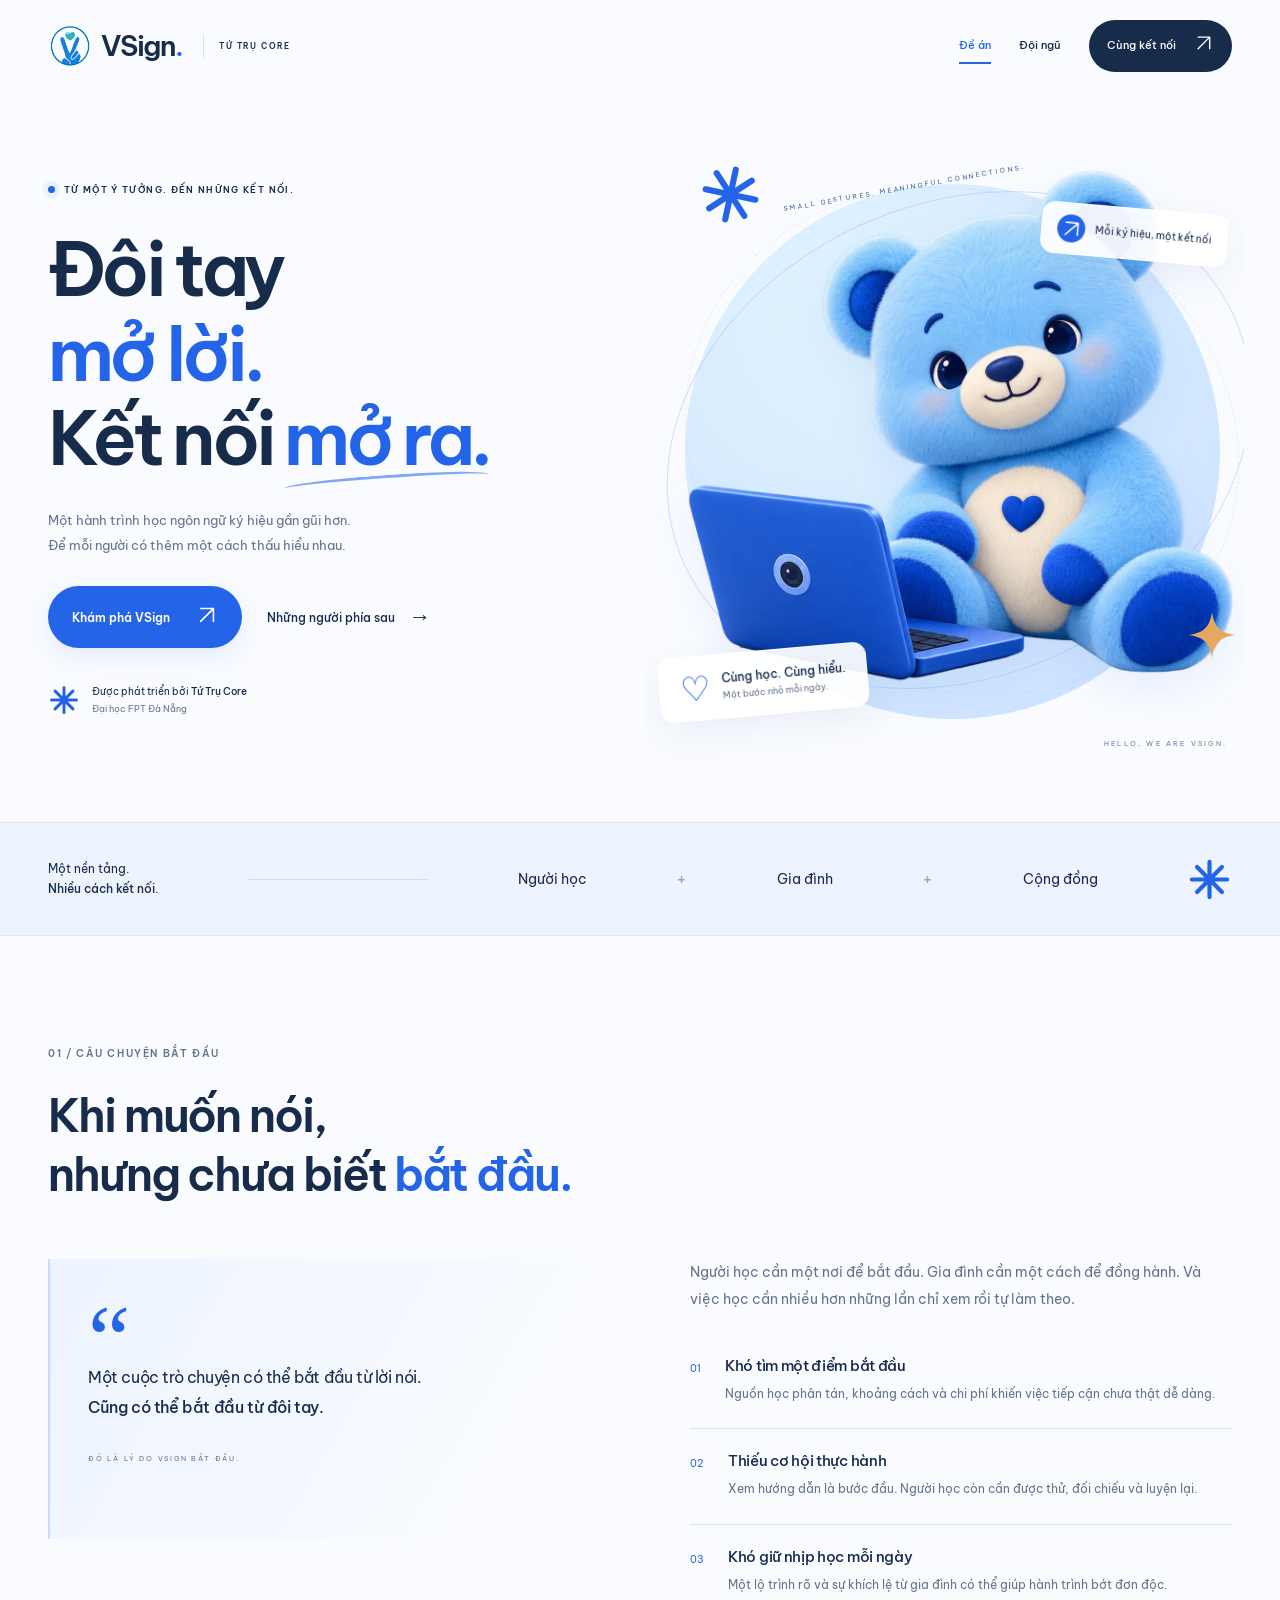
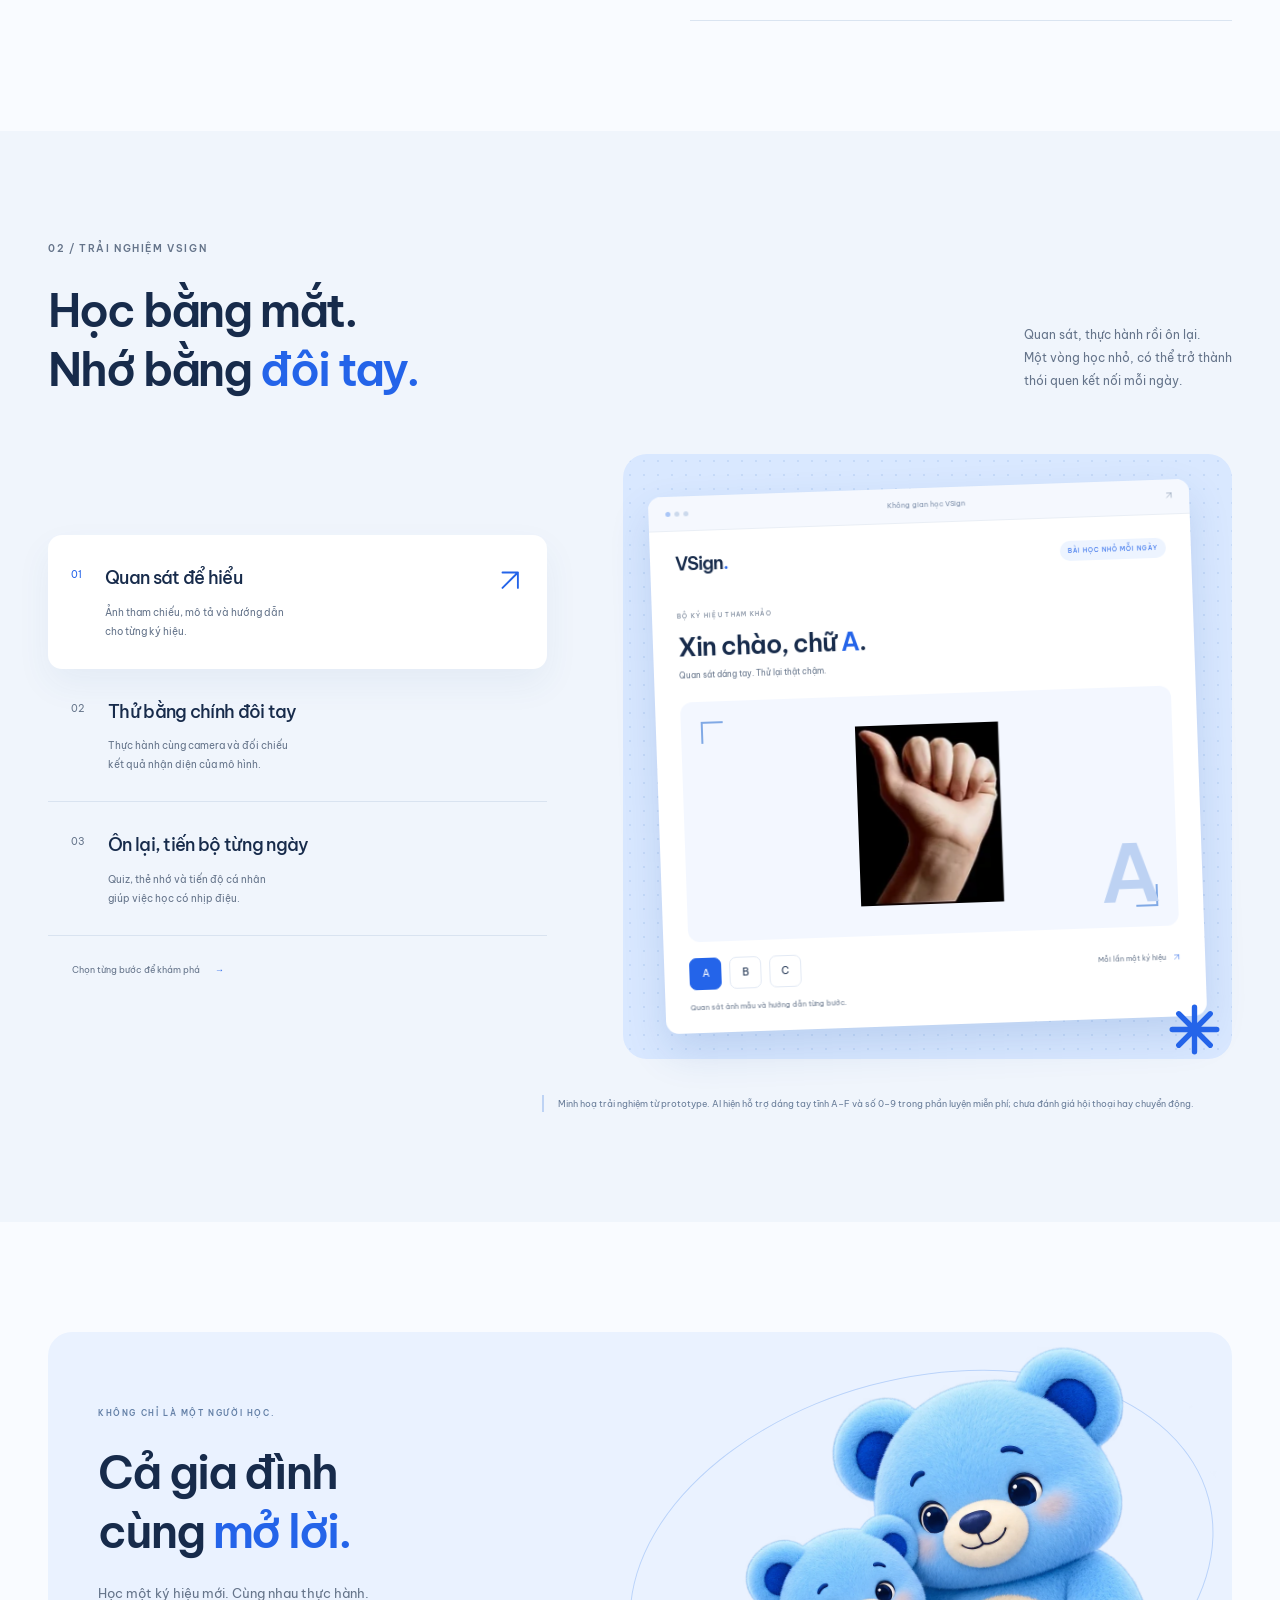
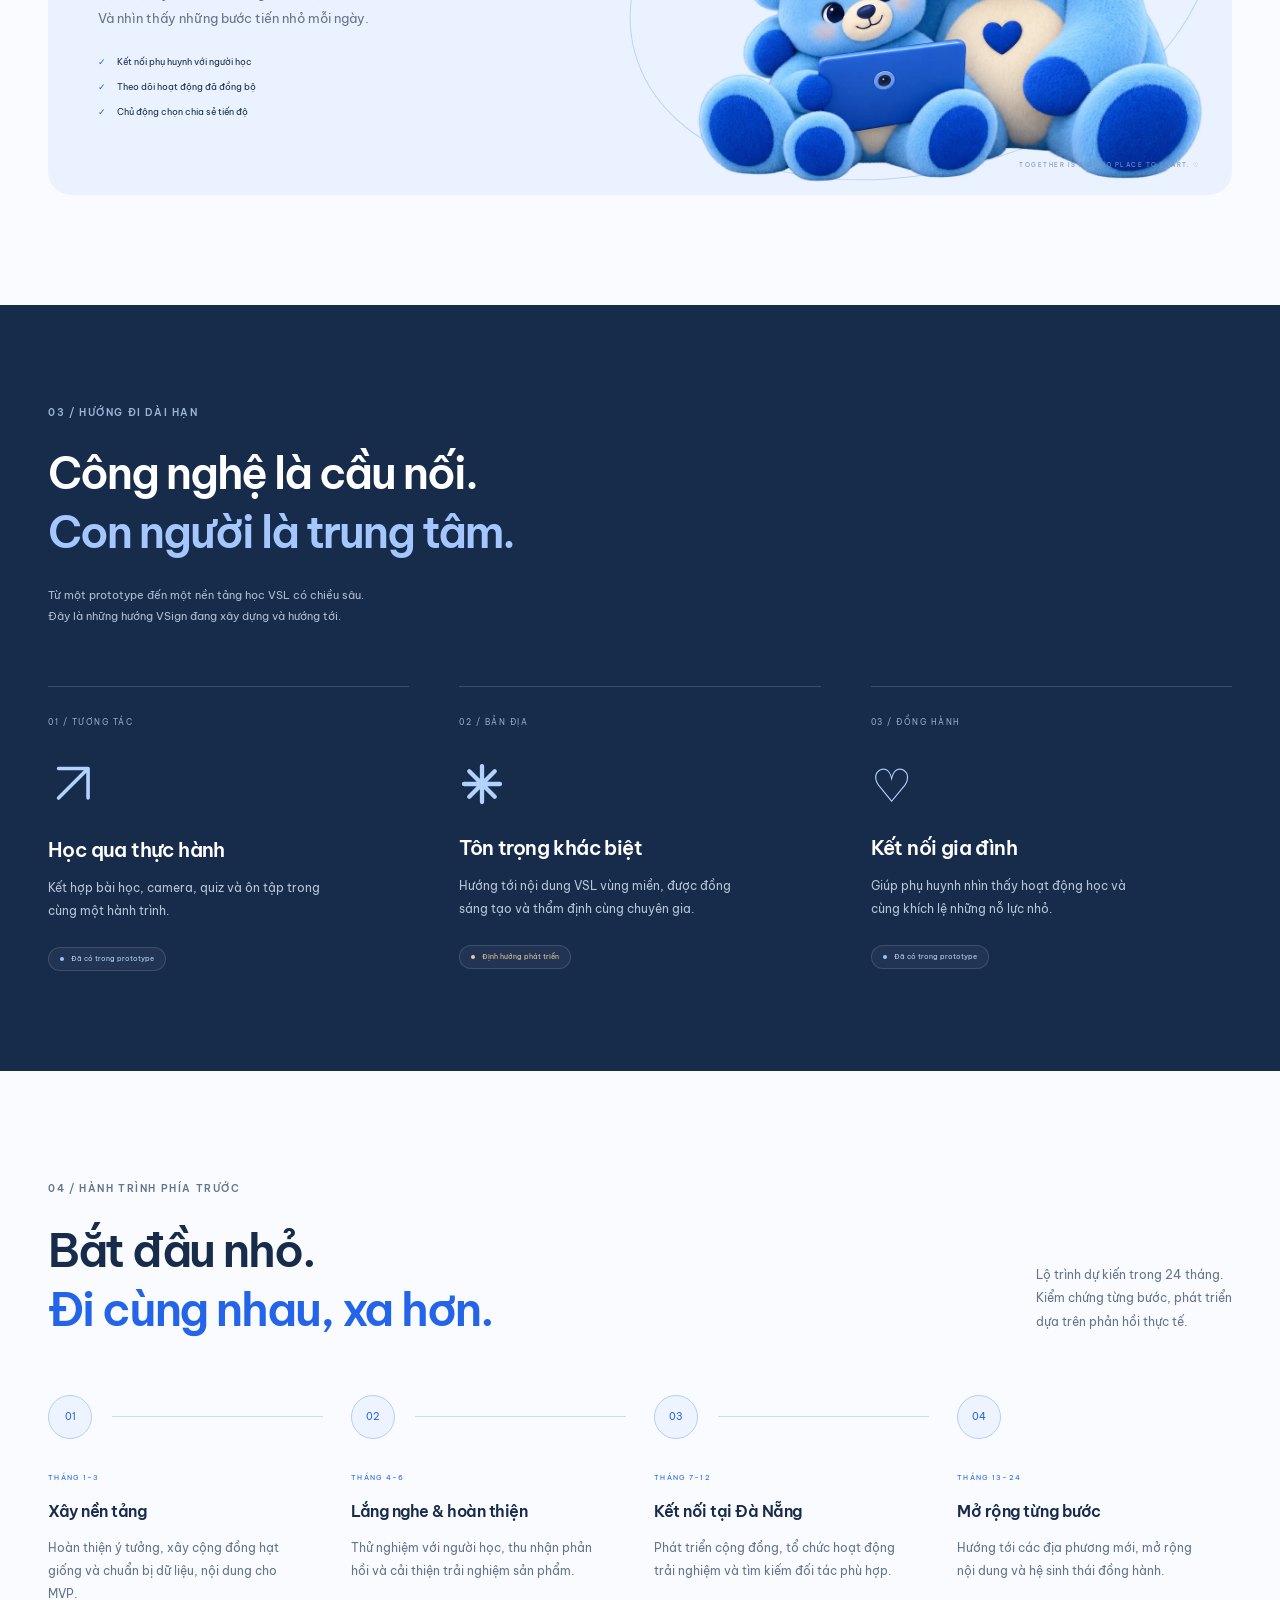
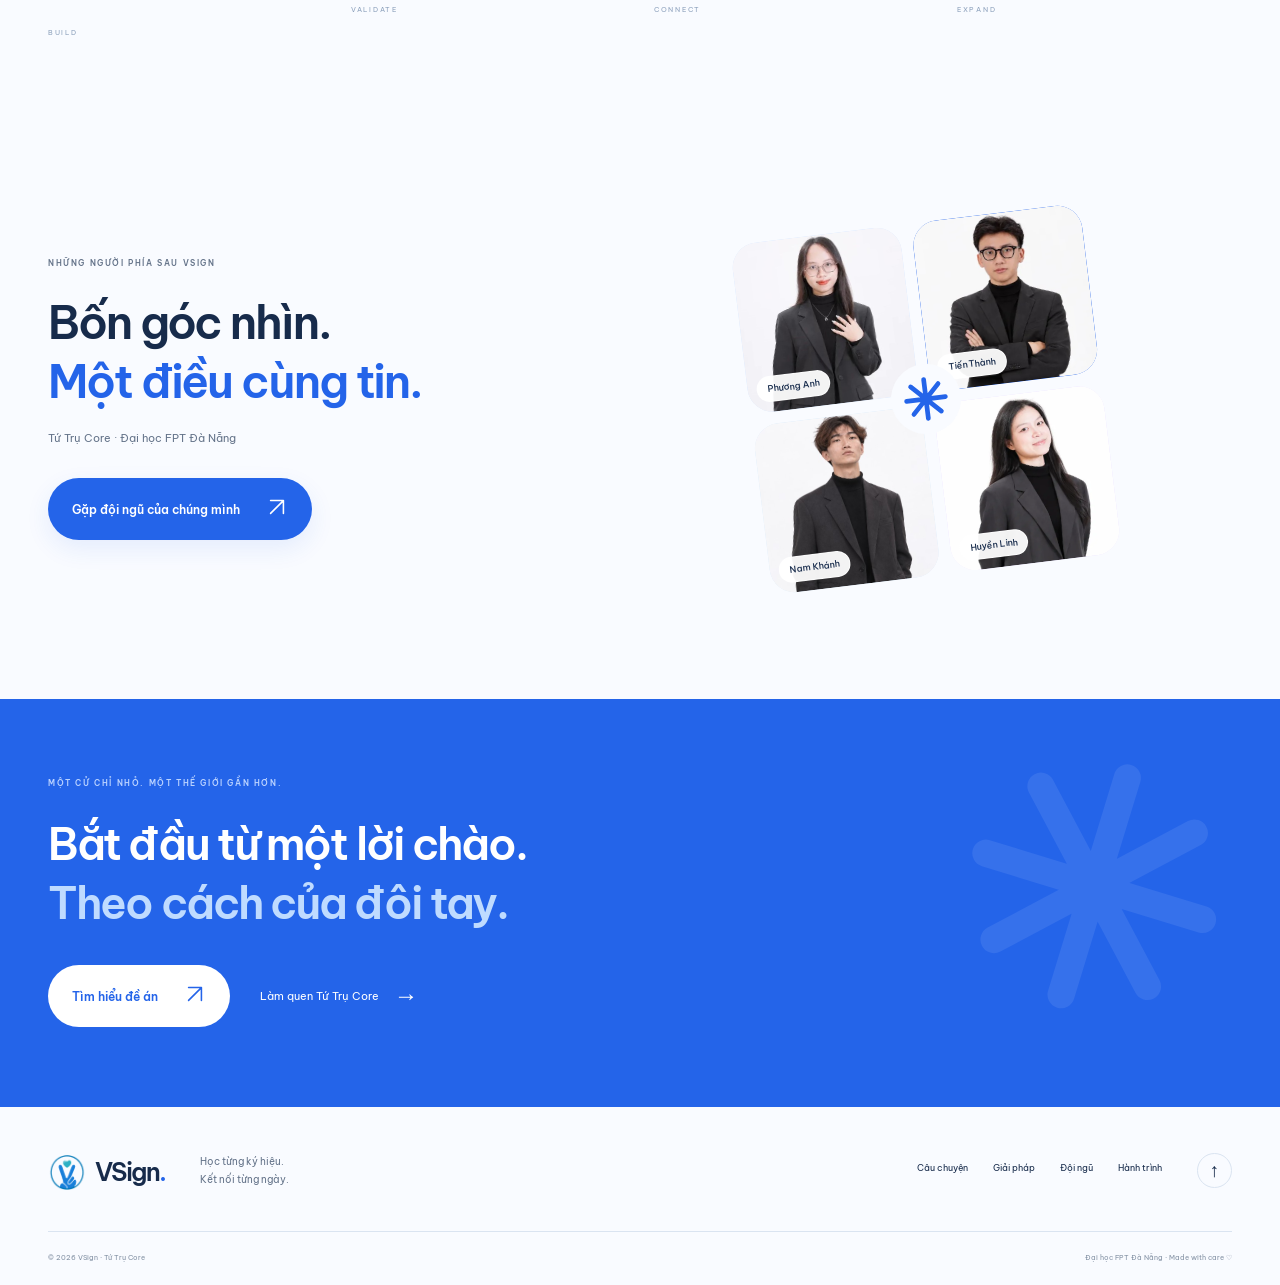
<file: index.html>
<!doctype html>
<html lang="vi">
<head>
  <meta charset="utf-8"><meta name="viewport" content="width=device-width,initial-scale=1">
  <title>VSign — Đôi tay mở lời, kết nối mở ra</title>
  <meta name="description" content="Khám phá đề án VSign của Tứ Trụ Core: một hành trình học ngôn ngữ ký hiệu gần gũi, tương tác và có gia đình đồng hành.">
  <meta name="theme-color" content="#2464e9"><meta property="og:type" content="website"><meta property="og:locale" content="vi_VN"><meta property="og:title" content="VSign — Đôi tay mở lời, kết nối mở ra"><meta property="og:description" content="Một ý tưởng từ Tứ Trụ Core, Đại học FPT Đà Nẵng. Công nghệ giúp việc học ký hiệu trở nên gần gũi hơn."><meta property="og:image" content="assets/images/social-cover.jpg">
  <link rel="icon" data-brand-favicon href="assets/images/logo-vsign.png"><link rel="preload" href="assets/fonts/BeVietnamPro-Regular.woff2" as="font" type="font/woff2" crossorigin><link rel="preload" href="assets/fonts/BeVietnamPro-SemiBold.woff2" as="font" type="font/woff2" crossorigin><link rel="stylesheet" href="assets/css/style.css">
  <script src="assets/js/content.js?v=3" defer></script><script src="assets/js/main.js?v=3" defer></script>
</head>
<body data-page="project">
  <a class="skip-link" href="#main">Đến nội dung chính</a>
  <header class="site-header"><div class="nav-shell container"><a class="brand" href="index.html" aria-label="VSign — Trang chủ"><img data-brand-logo src="assets/images/logo-vsign.png" alt="" width="44" height="44"><span>VSign<span class="brand-dot">.</span></span><span class="brand-divider"></span><small>TỨ TRỤ CORE</small></a><button class="menu-toggle" type="button" aria-controls="main-nav" aria-expanded="false" aria-label="Mở menu"><span></span><span></span></button><nav class="main-nav" id="main-nav" aria-label="Điều hướng chính"><a href="index.html" class="nav-current" aria-current="page">Đề án</a><a href="doi-ngu.html">Đội ngũ</a><a class="nav-cta" href="#cung-ket-noi">Cùng kết nối <span aria-hidden="true"><svg class="icon-arrow" viewBox="0 0 24 24" fill="none" aria-hidden="true"><path d="M5 19 19 5M5 5h14v14" stroke="currentColor" stroke-width="1.7" stroke-linecap="round" stroke-linejoin="round"/></svg></span></a></nav></div></header>

  <main id="main">
    <section class="hero container" aria-labelledby="hero-title">
      <div class="hero-copy"><div class="eyebrow"><span class="live-dot"></span> TỪ MỘT Ý TƯỞNG. ĐẾN NHỮNG KẾT NỐI.</div><h1 id="hero-title">Đôi tay<br><span class="hero-blue">mở lời.</span><br>Kết nối <span class="handwritten">mở ra.</span></h1><p class="hero-description">Một hành trình học ngôn ngữ ký hiệu gần gũi hơn.<br class="desktop-break"> Để mỗi người có thêm một cách thấu hiểu nhau.</p><div class="hero-actions"><a class="button button-primary" href="#cau-chuyen">Khám phá VSign <span aria-hidden="true"><svg class="icon-arrow" viewBox="0 0 24 24" fill="none" aria-hidden="true"><path d="M5 19 19 5M5 5h14v14" stroke="currentColor" stroke-width="1.7" stroke-linecap="round" stroke-linejoin="round"/></svg></span></a><a class="text-link" href="doi-ngu.html">Những người phía sau <span aria-hidden="true">→</span></a></div><div class="hero-origin"><span class="origin-icon" aria-hidden="true"><svg class="icon-flower" viewBox="0 0 64 64" fill="none" aria-hidden="true"><path d="M32 7v50M7 32h50M14.3 14.3l35.4 35.4M14.3 49.7l35.4-35.4" stroke="currentColor" stroke-width="6" stroke-linecap="round"/></svg></span><p>Được phát triển bởi <strong>Tứ Trụ Core</strong><br><span>Đại học FPT Đà Nẵng</span></p></div></div>
      <div class="hero-art" aria-label="Linh vật gấu xanh VSign bên chiếc máy tính"><div class="hero-orbit orbit-one"></div><div class="hero-orbit orbit-two"></div><span class="art-spark spark-one" aria-hidden="true"><svg class="icon-flower" viewBox="0 0 64 64" fill="none" aria-hidden="true"><path d="M32 7v50M7 32h50M14.3 14.3l35.4 35.4M14.3 49.7l35.4-35.4" stroke="currentColor" stroke-width="6" stroke-linecap="round"/></svg></span><span class="art-spark spark-two" aria-hidden="true"><svg class="icon-star" viewBox="0 0 40 40" fill="currentColor" aria-hidden="true"><path d="M20 0c2 13 7 18 20 20-13 2-18 7-20 20C18 27 13 22 0 20 13 18 18 13 20 0Z"/></svg></span><span class="orbit-caption">SMALL GESTURES. MEANINGFUL CONNECTIONS.</span><div class="art-pill pill-top"><span class="pill-icon"><svg class="icon-arrow" viewBox="0 0 24 24" fill="none" aria-hidden="true"><path d="M5 19 19 5M5 5h14v14" stroke="currentColor" stroke-width="1.7" stroke-linecap="round" stroke-linejoin="round"/></svg></span> Mỗi ký hiệu, một kết nối</div><img class="hero-mascot" src="assets/images/hero-buddy.webp" alt="Gấu xanh VSign thân thiện ngồi bên laptop" width="1280" height="1280" fetchpriority="high"><div class="art-pill pill-bottom"><span class="pill-heart" aria-hidden="true">♡</span><div><strong>Cùng học. Cùng hiểu.</strong><small>Một bước nhỏ mỗi ngày.</small></div></div><span class="art-label">HELLO, WE ARE VSIGN.</span></div>
    </section>

    <div class="connection-strip"><div class="container connection-inner"><p>Một nền tảng.<br><strong>Nhiều cách kết nối.</strong></p><span class="strip-line"></span><span>Người học</span><span class="strip-plus" aria-hidden="true">+</span><span>Gia đình</span><span class="strip-plus" aria-hidden="true">+</span><span>Cộng đồng</span><span class="strip-flower" aria-hidden="true"><svg class="icon-flower" viewBox="0 0 64 64" fill="none" aria-hidden="true"><path d="M32 7v50M7 32h50M14.3 14.3l35.4 35.4M14.3 49.7l35.4-35.4" stroke="currentColor" stroke-width="6" stroke-linecap="round"/></svg></span></div></div>

    <section class="section story-section container" id="cau-chuyen" aria-labelledby="story-title"><div class="section-heading reveal"><span class="eyebrow">01 / CÂU CHUYỆN BẮT ĐẦU</span><h2 id="story-title">Khi muốn nói,<br>nhưng chưa biết <span class="text-blue">bắt đầu.</span></h2></div><div class="story-layout"><div class="story-note reveal"><span class="quote-mark" aria-hidden="true">“</span><p>Một cuộc trò chuyện có thể bắt đầu từ lời nói.<br><strong>Cũng có thể bắt đầu từ đôi tay.</strong></p><span class="tiny-label">ĐÓ LÀ LÝ DO VSIGN BẮT ĐẦU.</span></div><div class="story-content reveal"><p class="section-intro">Người học cần một nơi để bắt đầu. Gia đình cần một cách để đồng hành. Và việc học cần nhiều hơn những lần chỉ xem rồi tự làm theo.</p><div class="problem-row"><span>01</span><div><h3>Khó tìm một điểm bắt đầu</h3><p>Nguồn học phân tán, khoảng cách và chi phí khiến việc tiếp cận chưa thật dễ dàng.</p></div></div><div class="problem-row"><span>02</span><div><h3>Thiếu cơ hội thực hành</h3><p>Xem hướng dẫn là bước đầu. Người học còn cần được thử, đối chiếu và luyện lại.</p></div></div><div class="problem-row"><span>03</span><div><h3>Khó giữ nhịp học mỗi ngày</h3><p>Một lộ trình rõ và sự khích lệ từ gia đình có thể giúp hành trình bớt đơn độc.</p></div></div></div></div></section>

    <section class="solution-section section" id="giai-phap" aria-labelledby="solution-title"><div class="container"><div class="section-heading reveal"><span class="eyebrow">02 / TRẢI NGHIỆM VSIGN</span><div class="heading-split"><h2 id="solution-title">Học bằng mắt.<br>Nhớ bằng <span class="text-blue">đôi tay.</span></h2><p>Quan sát, thực hành rồi ôn lại.<br>Một vòng học nhỏ, có thể trở thành<br>thói quen kết nối mỗi ngày.</p></div></div><div class="solution-layout"><div class="learning-steps reveal" role="tablist" aria-label="Khám phá trải nghiệm" aria-orientation="vertical"><button class="learning-step active" id="tab-learn" role="tab" aria-selected="true" aria-controls="product-panel" data-step="learn"><span class="step-number">01</span><span><strong>Quan sát để hiểu</strong><small>Ảnh tham chiếu, mô tả và hướng dẫn<br>cho từng ký hiệu.</small></span><span class="step-arrow" aria-hidden="true"><svg class="icon-arrow" viewBox="0 0 24 24" fill="none" aria-hidden="true"><path d="M5 19 19 5M5 5h14v14" stroke="currentColor" stroke-width="1.7" stroke-linecap="round" stroke-linejoin="round"/></svg></span></button><button class="learning-step" id="tab-practice" role="tab" aria-selected="false" aria-controls="product-panel" tabindex="-1" data-step="practice"><span class="step-number">02</span><span><strong>Thử bằng chính đôi tay</strong><small>Thực hành cùng camera và đối chiếu<br>kết quả nhận diện của mô hình.</small></span><span class="step-arrow" aria-hidden="true"><svg class="icon-arrow" viewBox="0 0 24 24" fill="none" aria-hidden="true"><path d="M5 19 19 5M5 5h14v14" stroke="currentColor" stroke-width="1.7" stroke-linecap="round" stroke-linejoin="round"/></svg></span></button><button class="learning-step" id="tab-review" role="tab" aria-selected="false" aria-controls="product-panel" tabindex="-1" data-step="review"><span class="step-number">03</span><span><strong>Ôn lại, tiến bộ từng ngày</strong><small>Quiz, thẻ nhớ và tiến độ cá nhân<br>giúp việc học có nhịp điệu.</small></span><span class="step-arrow" aria-hidden="true"><svg class="icon-arrow" viewBox="0 0 24 24" fill="none" aria-hidden="true"><path d="M5 19 19 5M5 5h14v14" stroke="currentColor" stroke-width="1.7" stroke-linecap="round" stroke-linejoin="round"/></svg></span></button><p class="preview-caption">Chọn từng bước để khám phá <span aria-hidden="true">→</span></p></div>
      <div class="product-stage reveal"><div class="product-preview" data-mode="learn" id="product-panel" role="tabpanel" aria-label="Minh hoạ các bước học"><div class="browser-top"><span class="browser-dots"><i></i><i></i><i></i></span><span>Không gian học VSign</span><span aria-hidden="true"><svg class="icon-arrow" viewBox="0 0 24 24" fill="none" aria-hidden="true"><path d="M5 19 19 5M5 5h14v14" stroke="currentColor" stroke-width="1.7" stroke-linecap="round" stroke-linejoin="round"/></svg></span></div><div class="product-toolbar"><span class="mini-brand">VSign<span>.</span></span><span class="mini-pill">BÀI HỌC NHỎ MỖI NGÀY</span></div><div class="product-body"><div class="product-title"><small>BỘ KÝ HIỆU THAM KHẢO</small><h3>Xin chào, chữ <span data-current-letter>A</span>.</h3><p>Quan sát dáng tay. Thử lại thật chậm.</p></div><div class="lesson-visual"><div class="image-corner corner-tl"></div><div class="image-corner corner-br"></div><img id="lesson-image" src="assets/images/sign-a.webp" alt="Ảnh tham chiếu chữ A trong prototype" width="157" height="198"><span class="camera-off"><span aria-hidden="true">◉</span> Camera đang tắt</span><div class="review-overlay"><span aria-hidden="true"><svg class="icon-star" viewBox="0 0 40 40" fill="currentColor" aria-hidden="true"><path d="M20 0c2 13 7 18 20 20-13 2-18 7-20 20C18 27 13 22 0 20 13 18 18 13 20 0Z"/></svg></span><strong>Thêm một lần nhớ.</strong><small>Một bước gần hơn.</small></div><span class="visual-letter" data-current-letter>A</span></div><div class="letter-picker" aria-label="Chọn ảnh ký hiệu tham khảo"><button class="active" data-letter="A" aria-pressed="true" aria-label="Xem chữ A">A</button><button data-letter="B" aria-pressed="false" aria-label="Xem chữ B">B</button><button data-letter="C" aria-pressed="false" aria-label="Xem chữ C">C</button><span>Mỗi lần một ký hiệu <span aria-hidden="true"><svg class="icon-arrow" viewBox="0 0 24 24" fill="none" aria-hidden="true"><path d="M5 19 19 5M5 5h14v14" stroke="currentColor" stroke-width="1.7" stroke-linecap="round" stroke-linejoin="round"/></svg></span></span></div><p class="preview-status" id="preview-status" aria-live="polite">Quan sát ảnh mẫu và hướng dẫn từng bước.</p></div></div><span class="stage-star" aria-hidden="true"><svg class="icon-flower" viewBox="0 0 64 64" fill="none" aria-hidden="true"><path d="M32 7v50M7 32h50M14.3 14.3l35.4 35.4M14.3 49.7l35.4-35.4" stroke="currentColor" stroke-width="6" stroke-linecap="round"/></svg></span></div></div><p class="scope-note">Minh hoạ trải nghiệm từ prototype. AI hiện hỗ trợ dáng tay tĩnh A–F và số 0–9 trong phần luyện miễn phí; chưa đánh giá hội thoại hay chuyển động.</p></div></section>

    <section class="family-section section container" aria-labelledby="family-title"><div class="family-panel reveal"><div class="family-copy"><span class="eyebrow">KHÔNG CHỈ LÀ MỘT NGƯỜI HỌC.</span><h2 id="family-title">Cả gia đình<br>cùng <span class="text-blue">mở lời.</span></h2><p>Học một ký hiệu mới. Cùng nhau thực hành.<br>Và nhìn thấy những bước tiến nhỏ mỗi ngày.</p><div class="family-features"><span><i aria-hidden="true">✓</i> Kết nối phụ huynh với người học</span><span><i aria-hidden="true">✓</i> Theo dõi hoạt động đã đồng bộ</span><span><i aria-hidden="true">✓</i> Chủ động chọn chia sẻ tiến độ</span></div></div><div class="family-art"><span class="family-ring"></span><img src="assets/images/family-buddies.webp" alt="Hai gấu xanh VSign cùng xem một chiếc máy tính bảng" width="1536" height="1024" loading="lazy"><span class="family-art-note">TOGETHER IS A GOOD PLACE TO START. ♡</span></div></div></section>

    <section class="vision-section" aria-labelledby="vision-title"><div class="container"><div class="vision-heading reveal"><span class="eyebrow">03 / HƯỚNG ĐI DÀI HẠN</span><h2 id="vision-title">Công nghệ là cầu nối.<br><span>Con người là trung tâm.</span></h2><p>Từ một prototype đến một nền tảng học VSL có chiều sâu.<br>Đây là những hướng VSign đang xây dựng và hướng tới.</p></div><div class="vision-grid"><article class="vision-item reveal"><span class="vision-number">01 / TƯƠNG TÁC</span><div class="vision-icon" aria-hidden="true"><svg class="icon-arrow" viewBox="0 0 24 24" fill="none" aria-hidden="true"><path d="M5 19 19 5M5 5h14v14" stroke="currentColor" stroke-width="1.7" stroke-linecap="round" stroke-linejoin="round"/></svg></div><h3>Học qua thực hành</h3><p>Kết hợp bài học, camera, quiz và ôn tập trong cùng một hành trình.</p><span class="status-tag">Đã có trong prototype</span></article><article class="vision-item reveal"><span class="vision-number">02 / BẢN ĐỊA</span><div class="vision-icon" aria-hidden="true"><svg class="icon-flower" viewBox="0 0 64 64" fill="none" aria-hidden="true"><path d="M32 7v50M7 32h50M14.3 14.3l35.4 35.4M14.3 49.7l35.4-35.4" stroke="currentColor" stroke-width="6" stroke-linecap="round"/></svg></div><h3>Tôn trọng khác biệt</h3><p>Hướng tới nội dung VSL vùng miền, được đồng sáng tạo và thẩm định cùng chuyên gia.</p><span class="status-tag status-future">Định hướng phát triển</span></article><article class="vision-item reveal"><span class="vision-number">03 / ĐỒNG HÀNH</span><div class="vision-icon" aria-hidden="true">♡</div><h3>Kết nối gia đình</h3><p>Giúp phụ huynh nhìn thấy hoạt động học và cùng khích lệ những nỗ lực nhỏ.</p><span class="status-tag">Đã có trong prototype</span></article></div></div></section>

    <section class="section roadmap-section container" id="hanh-trinh" aria-labelledby="roadmap-title"><div class="section-heading heading-split reveal"><div><span class="eyebrow">04 / HÀNH TRÌNH PHÍA TRƯỚC</span><h2 id="roadmap-title">Bắt đầu nhỏ.<br><span class="text-blue">Đi cùng nhau, xa hơn.</span></h2></div><p>Lộ trình dự kiến trong 24 tháng.<br>Kiểm chứng từng bước, phát triển<br>dựa trên phản hồi thực tế.</p></div><div class="roadmap"><article class="roadmap-item reveal"><div class="roadmap-marker"><span>01</span><span class="roadmap-line"></span></div><small>THÁNG 1–3</small><h3>Xây nền tảng</h3><p>Hoàn thiện ý tưởng, xây cộng đồng hạt giống và chuẩn bị dữ liệu, nội dung cho MVP.</p><span>BUILD</span></article><article class="roadmap-item reveal"><div class="roadmap-marker"><span>02</span><span class="roadmap-line"></span></div><small>THÁNG 4–6</small><h3>Lắng nghe & hoàn thiện</h3><p>Thử nghiệm với người học, thu nhận phản hồi và cải thiện trải nghiệm sản phẩm.</p><span>VALIDATE</span></article><article class="roadmap-item reveal"><div class="roadmap-marker"><span>03</span><span class="roadmap-line"></span></div><small>THÁNG 7–12</small><h3>Kết nối tại Đà Nẵng</h3><p>Phát triển cộng đồng, tổ chức hoạt động trải nghiệm và tìm kiếm đối tác phù hợp.</p><span>CONNECT</span></article><article class="roadmap-item reveal"><div class="roadmap-marker"><span>04</span></div><small>THÁNG 13–24</small><h3>Mở rộng từng bước</h3><p>Hướng tới các địa phương mới, mở rộng nội dung và hệ sinh thái đồng hành.</p><span>EXPAND</span></article></div></section>

    <section class="team-teaser container reveal"><div><span class="eyebrow">NHỮNG NGƯỜI PHÍA SAU VSIGN</span><h2>Bốn góc nhìn.<br><span class="text-blue">Một điều cùng tin.</span></h2><p>Tứ Trụ Core · Đại học FPT Đà Nẵng</p><a class="button button-primary" href="doi-ngu.html">Gặp đội ngũ của chúng mình <span aria-hidden="true"><svg class="icon-arrow" viewBox="0 0 24 24" fill="none" aria-hidden="true"><path d="M5 19 19 5M5 5h14v14" stroke="currentColor" stroke-width="1.7" stroke-linecap="round" stroke-linejoin="round"/></svg></span></a></div><div class="team-abstract" aria-hidden="true"><span class="abstract-tile tile-pa">PA<small>TRUYỀN THÔNG</small></span><span class="abstract-tile tile-tt">TT<small>CÔNG NGHỆ</small></span><span class="abstract-tile tile-nk">NK<small>THIẾT KẾ</small></span><span class="abstract-tile tile-hl">HL<small>TÀI CHÍNH</small></span><span class="abstract-center"><svg class="icon-flower" viewBox="0 0 64 64" fill="none" aria-hidden="true"><path d="M32 7v50M7 32h50M14.3 14.3l35.4 35.4M14.3 49.7l35.4-35.4" stroke="currentColor" stroke-width="6" stroke-linecap="round"/></svg></span></div></section>

    <section class="closing-section" id="cung-ket-noi" aria-labelledby="closing-title"><div class="container closing-inner reveal"><span class="eyebrow">MỘT CỬ CHỈ NHỎ. MỘT THẾ GIỚI GẦN HƠN.</span><h2 id="closing-title">Bắt đầu từ một lời chào.<br><span>Theo cách của đôi tay.</span></h2><div class="closing-actions"><button class="button button-white" type="button" data-open-brief>Tìm hiểu đề án <span aria-hidden="true"><svg class="icon-arrow" viewBox="0 0 24 24" fill="none" aria-hidden="true"><path d="M5 19 19 5M5 5h14v14" stroke="currentColor" stroke-width="1.7" stroke-linecap="round" stroke-linejoin="round"/></svg></span></button><a class="closing-link" href="doi-ngu.html">Làm quen Tứ Trụ Core <span aria-hidden="true">→</span></a><a class="button button-white" href="#" data-product-link hidden target="_blank" rel="noopener noreferrer">Mở sản phẩm <span aria-hidden="true"><svg class="icon-arrow" viewBox="0 0 24 24" fill="none" aria-hidden="true"><path d="M5 19 19 5M5 5h14v14" stroke="currentColor" stroke-width="1.7" stroke-linecap="round" stroke-linejoin="round"/></svg></span></a></div><a class="email-link" data-email-link hidden href="#"></a><span class="closing-decoration" aria-hidden="true"><svg class="icon-flower" viewBox="0 0 64 64" fill="none" aria-hidden="true"><path d="M32 7v50M7 32h50M14.3 14.3l35.4 35.4M14.3 49.7l35.4-35.4" stroke="currentColor" stroke-width="6" stroke-linecap="round"/></svg></span></div></section>
  </main>
  <footer class="site-footer"><div class="container footer-top"><a class="brand" href="index.html"><img data-brand-logo src="assets/images/logo-vsign.png" alt="" width="38" height="38"><span>VSign<span class="brand-dot">.</span></span></a><p>Học từng ký hiệu.<br>Kết nối từng ngày.</p><nav aria-label="Điều hướng cuối trang"><a href="index.html#cau-chuyen">Câu chuyện</a><a href="index.html#giai-phap">Giải pháp</a><a href="doi-ngu.html">Đội ngũ</a><a href="index.html#hanh-trinh">Hành trình</a></nav><a class="back-to-top" href="#main" aria-label="Về đầu trang">↑</a></div><div class="container footer-bottom"><span>© 2026 VSign · Tứ Trụ Core</span><span>Đại học FPT Đà Nẵng · Made with care <span aria-hidden="true">♡</span></span></div></footer>
  <dialog class="brief-dialog" id="brief-dialog" aria-labelledby="brief-title"><div class="brief-header"><span class="eyebrow">VSIGN / TỔNG QUAN ĐỀ ÁN</span><button type="button" class="dialog-close" data-close-brief aria-label="Đóng tổng quan">×</button></div><h2 id="brief-title">Thêm một cách<br><span class="text-blue">để thấu hiểu.</span></h2><p>VSign hướng tới một nền tảng học ngôn ngữ ký hiệu Việt Nam có lộ trình, thực hành tương tác và sự đồng hành của gia đình.</p><dl class="brief-facts"><div><dt>Đội ngũ</dt><dd>Tứ Trụ Core · 4 sinh viên năm 2, Đại học FPT Đà Nẵng.</dd></div><div><dt>Người học</dt><dd>Người khiếm thính, nghe kém, phụ huynh và người có nhu cầu học để giao tiếp.</dd></div><div><dt>Prototype hiện tại</dt><dd>Bài học, từ điển, quiz, luyện dáng tay tĩnh và báo cáo phụ huynh. Chất lượng nhận diện cần tiếp tục kiểm chứng.</dd></div><div><dt>Hướng phát triển</dt><dd>Chuẩn hoá nội dung cùng chuyên gia VSL, mở rộng nội dung vùng miền và thử nghiệm với người học.</dd></div></dl><a class="button button-primary" href="doi-ngu.html">Khám phá đội ngũ <span aria-hidden="true"><svg class="icon-arrow" viewBox="0 0 24 24" fill="none" aria-hidden="true"><path d="M5 19 19 5M5 5h14v14" stroke="currentColor" stroke-width="1.7" stroke-linecap="round" stroke-linejoin="round"/></svg></span></a></dialog>
</body>
</html>
</file>
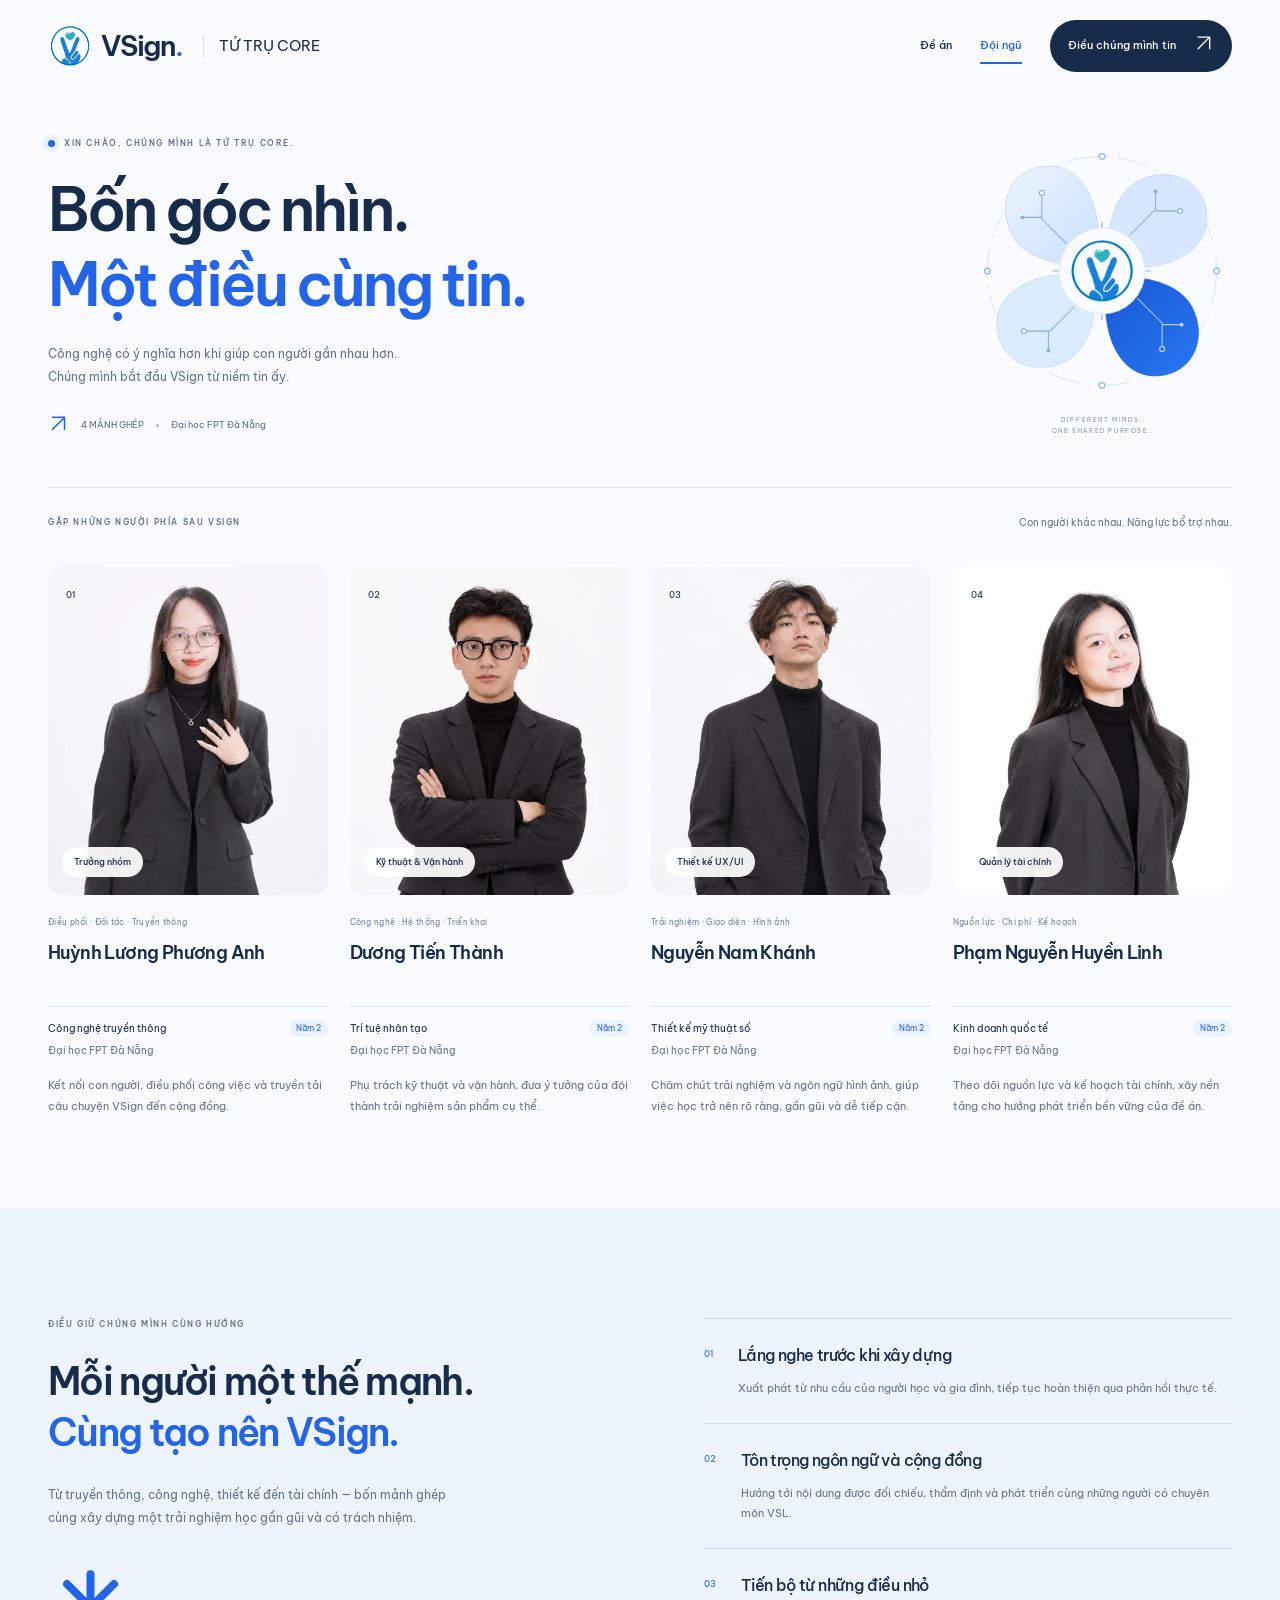
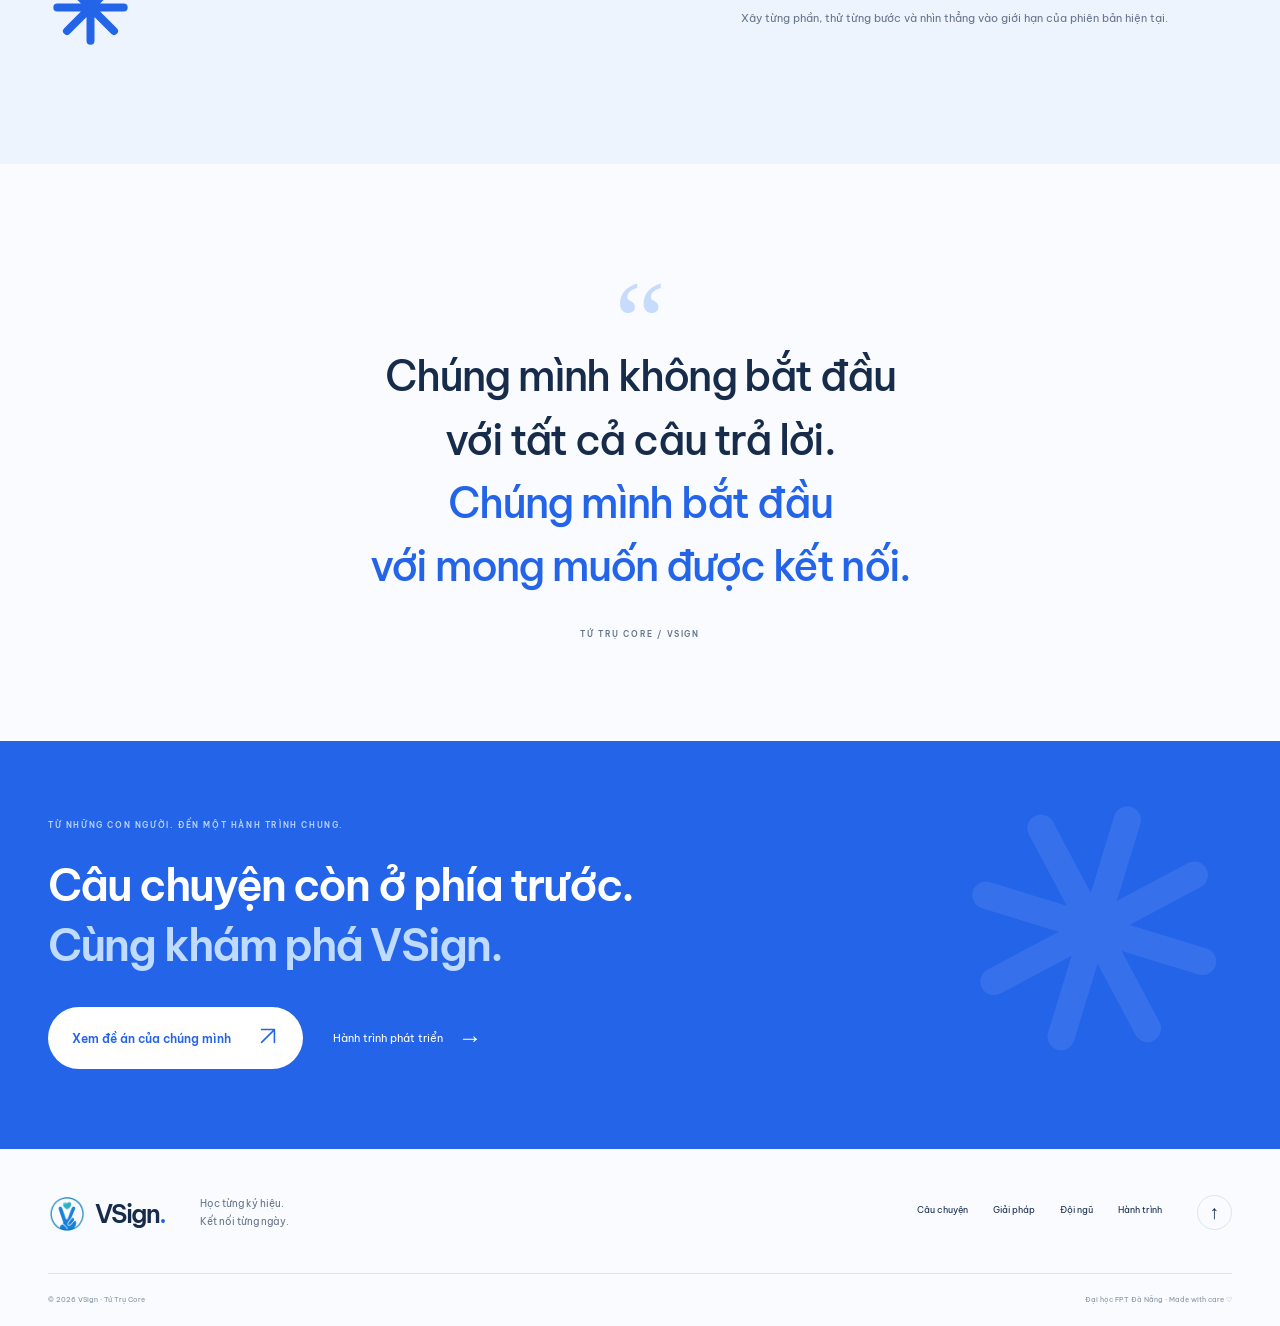
<file: doi-ngu.html>
<!doctype html>
<html lang="vi">
<head><meta charset="utf-8"><meta name="viewport" content="width=device-width,initial-scale=1"><title>Tứ Trụ Core — Những người phía sau VSign</title><meta name="description" content="Gặp gỡ Huỳnh Lương Phương Anh, Dương Tiến Thành, Nguyễn Nam Khánh và Phạm Nguyễn Huyền Linh — đội Tứ Trụ Core, Đại học FPT Đà Nẵng."><meta name="theme-color" content="#2464e9"><meta property="og:type" content="website"><meta property="og:locale" content="vi_VN"><meta property="og:title" content="Tứ Trụ Core — Bốn góc nhìn, một điều cùng tin"><meta property="og:description" content="Bốn sinh viên năm 2 từ Đại học FPT Đà Nẵng cùng xây dựng đề án VSign."><meta property="og:image" content="assets/images/social-cover.jpg"><link rel="icon" data-brand-favicon href="assets/images/logo-vsign.png"><link rel="preload" href="assets/fonts/BeVietnamPro-Regular.woff2" as="font" type="font/woff2" crossorigin><link rel="preload" href="assets/fonts/BeVietnamPro-SemiBold.woff2" as="font" type="font/woff2" crossorigin><link rel="stylesheet" href="assets/css/style.css"><script src="assets/js/content.js?v=3" defer></script><script src="assets/js/main.js?v=3" defer></script></head>
<body data-page="team">
  <a class="skip-link" href="#main">Đến nội dung chính</a>
  <header class="site-header"><div class="nav-shell container"><a class="brand" href="index.html" aria-label="VSign — Trang chủ"><img data-brand-logo src="assets/images/logo-vsign.png" alt="" width="44" height="44"><span>VSign<span class="brand-dot">.</span></span><span class="brand-divider"></span>TỨ TRỤ CORE</a><button class="menu-toggle" type="button" aria-controls="main-nav" aria-expanded="false" aria-label="Mở menu"><span></span><span></span></button><nav class="main-nav" id="main-nav" aria-label="Điều hướng chính"><a href="index.html">Đề án</a><a href="doi-ngu.html" class="nav-current" aria-current="page">Đội ngũ</a><a class="nav-cta" href="#dieu-cung-tin">Điều chúng mình tin <span aria-hidden="true"><svg class="icon-arrow" viewBox="0 0 24 24" fill="none" aria-hidden="true"><path d="M5 19 19 5M5 5h14v14" stroke="currentColor" stroke-width="1.7" stroke-linecap="round" stroke-linejoin="round"/></svg></span></a></nav></div></header>
  <main id="main"><section class="team-hero container"><div class="team-hero-copy reveal"><span class="eyebrow"><span class="live-dot"></span> XIN CHÀO, CHÚNG MÌNH LÀ TỨ TRỤ CORE.</span><h1>Bốn góc nhìn.<br><span class="text-blue">Một điều cùng tin.</span></h1><p>Công nghệ có ý nghĩa hơn khi giúp con người gần nhau hơn.<br>Chúng mình bắt đầu VSign từ niềm tin ấy.</p><div class="team-school"><span aria-hidden="true"><svg class="icon-arrow" viewBox="0 0 24 24" fill="none" aria-hidden="true"><path d="M5 19 19 5M5 5h14v14" stroke="currentColor" stroke-width="1.7" stroke-linecap="round" stroke-linejoin="round"/></svg></span> 4 MẢNH GHÉP <i></i> Đại học FPT Đà Nẵng</div></div><div class="team-hero-graphic" aria-hidden="true"><div class="team-emblem"><img class="tech-flower" src="assets/images/tech-flower.svg" alt="" width="320" height="320"><span class="emblem-center"><img data-brand-logo src="assets/images/logo-vsign.png" alt="" width="80" height="80"></span></div><span class="graphic-note">DIFFERENT MINDS.<br>ONE SHARED PURPOSE.</span></div></section>
    <section class="team-list-section container" aria-label="Thành viên Tứ Trụ Core"><div class="team-section-caption"><span class="eyebrow">GẶP NHỮNG NGƯỜI PHÍA SAU VSIGN</span><span>Con người khác nhau. Năng lực bổ trợ nhau.</span></div><div class="team-grid" id="team-grid"><noscript><p>Đội Tứ Trụ Core: Huỳnh Lương Phương Anh — Trưởng nhóm; Dương Tiến Thành — Kỹ thuật và vận hành; Nguyễn Nam Khánh — Thiết kế UX/UI; Phạm Nguyễn Huyền Linh — Quản lý tài chính. Các thành viên đều là sinh viên năm 2 Đại học FPT Đà Nẵng. Bật JavaScript để xem hồ sơ đầy đủ.</p></noscript></div></section>
    <section class="team-belief-section section" id="dieu-cung-tin"><div class="container belief-layout"><div class="belief-heading reveal"><span class="eyebrow">ĐIỀU GIỮ CHÚNG MÌNH CÙNG HƯỚNG</span><h2>Mỗi người một thế mạnh.<br><span class="text-blue">Cùng tạo nên VSign.</span></h2><p>Từ truyền thông, công nghệ, thiết kế đến tài chính — bốn mảnh ghép cùng xây dựng một trải nghiệm học gần gũi và có trách nhiệm.</p><span class="belief-flower" aria-hidden="true"><svg class="icon-flower" viewBox="0 0 64 64" fill="none" aria-hidden="true"><path d="M32 7v50M7 32h50M14.3 14.3l35.4 35.4M14.3 49.7l35.4-35.4" stroke="currentColor" stroke-width="6" stroke-linecap="round"/></svg></span></div><div class="belief-values"><article class="belief-value reveal"><span>01</span><div><h3>Lắng nghe trước khi xây dựng</h3><p>Xuất phát từ nhu cầu của người học và gia đình, tiếp tục hoàn thiện qua phản hồi thực tế.</p></div></article><article class="belief-value reveal"><span>02</span><div><h3>Tôn trọng ngôn ngữ và cộng đồng</h3><p>Hướng tới nội dung được đối chiếu, thẩm định và phát triển cùng những người có chuyên môn VSL.</p></div></article><article class="belief-value reveal"><span>03</span><div><h3>Tiến bộ từ những điều nhỏ</h3><p>Xây từng phần, thử từng bước và nhìn thẳng vào giới hạn của phiên bản hiện tại.</p></div></article></div></div></section>
    <section class="team-manifesto container reveal"><span class="manifesto-quote" aria-hidden="true">“</span><p>Chúng mình không bắt đầu<br>với tất cả câu trả lời.<br><span>Chúng mình bắt đầu<br>với mong muốn được kết nối.</span></p><span class="eyebrow">TỨ TRỤ CORE / VSIGN</span></section>
    <section class="closing-section team-closing"><div class="container closing-inner reveal"><span class="eyebrow">TỪ NHỮNG CON NGƯỜI. ĐẾN MỘT HÀNH TRÌNH CHUNG.</span><h2>Câu chuyện còn ở phía trước.<br><span>Cùng khám phá VSign.</span></h2><div class="closing-actions"><a class="button button-white" href="index.html">Xem đề án của chúng mình <span aria-hidden="true"><svg class="icon-arrow" viewBox="0 0 24 24" fill="none" aria-hidden="true"><path d="M5 19 19 5M5 5h14v14" stroke="currentColor" stroke-width="1.7" stroke-linecap="round" stroke-linejoin="round"/></svg></span></a><a class="closing-link" href="index.html#hanh-trinh">Hành trình phát triển <span aria-hidden="true">→</span></a></div><a class="email-link" data-email-link hidden href="#"></a><span class="closing-decoration" aria-hidden="true"><svg class="icon-flower" viewBox="0 0 64 64" fill="none" aria-hidden="true"><path d="M32 7v50M7 32h50M14.3 14.3l35.4 35.4M14.3 49.7l35.4-35.4" stroke="currentColor" stroke-width="6" stroke-linecap="round"/></svg></span></div></section>
  </main>
  <footer class="site-footer"><div class="container footer-top"><a class="brand" href="index.html"><img data-brand-logo src="assets/images/logo-vsign.png" alt="" width="38" height="38"><span>VSign<span class="brand-dot">.</span></span></a><p>Học từng ký hiệu.<br>Kết nối từng ngày.</p><nav aria-label="Điều hướng cuối trang"><a href="index.html#cau-chuyen">Câu chuyện</a><a href="index.html#giai-phap">Giải pháp</a><a href="doi-ngu.html">Đội ngũ</a><a href="index.html#hanh-trinh">Hành trình</a></nav><a class="back-to-top" href="#main" aria-label="Về đầu trang">↑</a></div><div class="container footer-bottom"><span>© 2026 VSign · Tứ Trụ Core</span><span>Đại học FPT Đà Nẵng · Made with care <span aria-hidden="true">♡</span></span></div></footer>
</body></html>
</file>
<file: assets/css/style.css>
@font-face{font-family:Be Vietnam Pro;src:url('../fonts/BeVietnamPro-Regular.woff2') format('woff2');font-style:normal;font-weight:400;font-display:swap}
@font-face{font-family:Be Vietnam Pro;src:url('../fonts/BeVietnamPro-Medium.woff2') format('woff2');font-style:normal;font-weight:500;font-display:swap}
@font-face{font-family:Be Vietnam Pro;src:url('../fonts/BeVietnamPro-SemiBold.woff2') format('woff2');font-style:normal;font-weight:600 900;font-display:swap}
:root{--blue:#2464e9;--blue-dark:#194fc3;--ink:#172b4b;--muted:#65748a;--pale:#edf4ff;--line:#dae4f1;--cream:#f9fbff;--radius:24px;--font:'Be Vietnam Pro',sans-serif}
*{box-sizing:border-box}html{scroll-behavior:smooth;scroll-padding-top:110px}body{margin:0;background:var(--cream);color:var(--ink);font-family:var(--font);font-size:15px;line-height:1.75;-webkit-font-smoothing:antialiased}body.dialog-open{overflow:hidden}h1,h2,h3,p{margin:0}h1,h2,h3{font-weight:600;line-height:1.2}a{color:inherit;text-decoration:none}button,input{font:inherit}button,a{-webkit-tap-highlight-color:transparent}button{cursor:pointer}button:disabled{cursor:default}img{display:block;max-width:100%;height:auto}button{color:inherit}::selection{background:#cce0ff;color:var(--ink)}:focus-visible{outline:3px solid #e49430;outline-offset:5px}[hidden]{display:none!important}.container{width:min(1240px,calc(100% - 96px));margin-inline:auto}.section{padding-block:110px}.text-blue{color:var(--blue)}.eyebrow{display:flex;align-items:center;gap:9px;font-size:10px;letter-spacing:1.6px;font-weight:600;line-height:1.6}.live-dot{display:inline-block;width:7px;height:7px;background:var(--blue);border-radius:50%;box-shadow:0 0 0 5px #2464e912;flex:none}.button{display:inline-flex;align-items:center;justify-content:center;gap:26px;min-height:54px;border:0;border-radius:100px;padding:15px 24px;font-size:12px;font-weight:600;line-height:1.6;transition:background .2s,transform .2s,box-shadow .2s}.button:hover{transform:translateY(-3px)}.button span{font-size:20px;font-weight:400}.button-primary{background:var(--blue);color:#fff;box-shadow:0 9px 25px #2464e918}.button-primary:hover{background:var(--blue-dark);box-shadow:0 12px 28px #2464e930}.button-white{background:#fff;color:var(--blue)}.button-white:hover{background:#e4efff}.text-link{display:inline-flex;align-items:center;gap:14px;font-size:12px;font-weight:500}.text-link span{font-size:22px;transition:transform .2s}.text-link:hover span{transform:translateX(5px)}.skip-link{position:fixed;top:-100px;left:16px;z-index:100;background:var(--ink);color:#fff;border-radius:10px;padding:10px 20px}.skip-link:focus{top:10px}
/* A calm, fixed visual anchor. */
.site-header{height:92px;position:sticky;top:0;z-index:20;background:#f9fbfff2;backdrop-filter:blur(18px);transition:box-shadow .25s}.site-header.is-scrolled{box-shadow:0 1px 0 #172b4b12,0 6px 20px #172b4b04}.nav-shell{height:100%;display:flex;justify-content:space-between;align-items:center;gap:25px}.brand{display:flex;align-items:center;gap:9px;flex:none}.brand>span:first-of-type{font-size:28px;letter-spacing:-1.6px;font-weight:600;line-height:1}.brand-dot{color:var(--blue)}.brand-divider{height:24px;width:1px;background:var(--line);margin:0 6px 0 12px}.brand small{font-size:8px;font-weight:600;letter-spacing:1.4px}.main-nav{display:flex;align-items:center;gap:28px;font-size:11px;font-weight:500}.main-nav>a{position:relative;white-space:nowrap}.main-nav>a:not(.nav-cta){padding-block:12px}.main-nav>a:not(.nav-cta):after{content:'';position:absolute;bottom:4px;left:0;width:0;height:2px;background:var(--blue);transition:width .2s}.main-nav>a:hover:after,.main-nav>a.nav-current:after{width:100%}.main-nav>a.nav-current{color:var(--blue)}.nav-cta{display:flex;align-items:center;gap:18px;background:var(--ink);color:#fff;border-radius:100px;padding:10px 18px}.nav-cta:hover{background:var(--blue)}.nav-cta span{font-size:18px}.menu-toggle{display:none}
/* Opening composition: oversized typography, one character, a little movement. */
.hero{display:grid;grid-template-columns:1.04fr 1fr;align-items:center;gap:10px;min-height:730px;padding-block:44px 58px}.hero-copy{position:relative;z-index:2}.hero .eyebrow{font-size:9px;letter-spacing:1.35px;margin-bottom:30px}.hero h1{font-size:clamp(58px,5.8vw,80px);letter-spacing:-4.7px;line-height:1.14;font-weight:600}.hero-blue{color:var(--blue)}.handwritten{position:relative;display:inline-block;color:var(--blue);white-space:nowrap}.handwritten:after{content:'';position:absolute;bottom:-7px;left:0;width:100%;height:10px;border-top:3px solid var(--blue);border-radius:50%;transform:rotate(-4deg);opacity:.55}.hero-description{font-size:13px;line-height:1.95;color:var(--muted);margin-top:27px;max-width:480px}.hero-actions{display:flex;align-items:center;gap:25px;margin-top:28px}.hero-origin{display:flex;align-items:center;gap:12px;margin-top:35px}.origin-icon{font-size:32px;line-height:1;color:var(--blue)}.hero-origin p{font-size:10px;line-height:1.7}.hero-origin p strong{font-weight:500}.hero-origin p>span{color:var(--muted);font-size:9px}.hero-art{height:600px;position:relative;min-width:0;isolation:isolate;overflow:clip;overflow-clip-margin:12px}.hero-art:before{content:'';position:absolute;width:93%;aspect-ratio:1;top:34px;left:5%;border-radius:50%;background:radial-gradient(circle at 33% 25%,#e1f4ff 0%,#d2e7ff 65%,#c8deff 100%);z-index:-2}.hero-orbit{position:absolute;border:1px solid #8eb6ed66;z-index:-1;border-radius:50%;pointer-events:none}.orbit-one{width:105%;height:79%;left:0;top:53px;transform:rotate(-24deg)}.orbit-two{width:98%;height:83%;left:4%;top:42px;transform:rotate(23deg);border-style:dashed;opacity:.5}.hero-mascot{position:absolute;width:104%;max-width:none;bottom:20px;left:0;filter:drop-shadow(0 18px 20px #3571cb16);animation:mascot-arrive .9s both}.art-pill{position:absolute;z-index:3;display:flex;align-items:center;background:#ffffffed;border:1px solid #fff;border-radius:13px;box-shadow:0 12px 35px #34578512;font-size:10px;line-height:1.6}.pill-top{right:4px;top:58px;gap:10px;padding:11px 15px;transform:rotate(5deg)}.pill-icon{display:grid;place-items:center;color:#fff;background:var(--blue);width:28px;height:28px;border-radius:50%;font-size:19px}.pill-bottom{bottom:35px;left:2px;gap:12px;padding:14px 20px;transform:rotate(-5deg)}.pill-bottom strong{display:block;font-size:12px;font-weight:500}.pill-bottom small{font-size:9px;color:var(--muted)}.pill-heart{color:var(--blue);font-size:34px;line-height:1}.art-spark{position:absolute;z-index:3;line-height:1}.spark-one{top:12px;left:41px;font-size:65px;color:var(--blue);transform:rotate(12deg)}.spark-two{bottom:90px;right:-3px;font-size:46px;color:#e5a85e}.orbit-caption{position:absolute;top:32px;left:125px;font-size:6.5px;letter-spacing:2px;transform:rotate(-10deg);z-index:2;color:#426495}.art-label{position:absolute;right:5px;bottom:0;font-size:7px;letter-spacing:2.2px;color:#6c81a0}.connection-strip{background:var(--pale);border-top:1px solid #dbe7fb;border-bottom:1px solid #dbe7fb}.connection-inner{min-height:112px;display:flex;align-items:center;justify-content:space-between;gap:28px}.connection-inner p{font-size:12px;line-height:1.7}.connection-inner strong{font-weight:500}.connection-inner>span:not(.strip-line){font-size:14px}.strip-line{height:1px;background:#cbdcf3;flex:1;max-width:180px}.connection-inner>.strip-plus{font-size:18px!important;color:#8aa9d5;font-weight:400}.connection-inner>.strip-flower{font-size:45px!important;color:var(--blue)}
/* Narrative sections use a different composition at each turn. */
.section-heading>.eyebrow,.heading-split>div>.eyebrow{margin-bottom:24px;color:var(--muted)}.section-heading h2,.family-copy h2,.team-teaser h2,.belief-heading h2{font-size:clamp(32px,3.6vw,48px);letter-spacing:-2.1px;line-height:1.28}.story-layout{display:grid;grid-template-columns:1fr 1fr;gap:100px;margin-top:55px}.story-note{position:relative;align-self:start;padding:38px 30px 36px 38px;min-height:280px;border-left:2px solid #c6dbff;background:linear-gradient(120deg,#edf4ff,#f9fbff 83%)}.quote-mark{font-family:Georgia,serif;font-size:95px;line-height:.9;color:var(--blue);display:block;height:65px}.story-note p{font-size:16px;line-height:1.9;letter-spacing:-.4px}.story-note strong{font-weight:500}.tiny-label{display:block;margin-top:30px;color:var(--muted);font-size:7px;letter-spacing:1.8px}.section-intro{font-size:14px;line-height:1.95;margin-bottom:20px;color:var(--muted)}.problem-row{display:flex;gap:24px;padding:23px 0;border-bottom:1px solid var(--line)}.problem-row>span{color:var(--blue);font-size:10px;padding-top:3px}.problem-row h3{font-size:15px;font-weight:500;letter-spacing:-.3px}.problem-row p{color:var(--muted);font-size:11px;line-height:1.9;margin-top:8px}.solution-section{background:#f0f5fc}.heading-split{display:flex;align-items:flex-end;justify-content:space-between;gap:40px}.heading-split>p,.heading-split>.heading-split>p{color:var(--muted);font-size:12px;line-height:1.95;padding-bottom:6px}.solution-layout{display:grid;grid-template-columns:.9fr 1.1fr;gap:76px;align-items:center;margin-top:55px}.learning-step{position:relative;display:flex;align-items:flex-start;gap:23px;text-align:left;width:100%;padding:27px 23px;border:0;border-bottom:1px solid #d9e3f0;background:transparent;border-radius:14px 14px 0 0;transition:background .25s,box-shadow .25s}.learning-step.active{border-color:transparent;background:#fff;border-radius:14px;box-shadow:0 15px 35px #2e5a9610}.step-number{font-size:10px;color:var(--muted);padding-top:4px}.learning-step.active .step-number{color:var(--blue)}.learning-step strong{display:block;font-size:18px;font-weight:500;letter-spacing:-.7px}.learning-step small{display:block;color:var(--muted);font-size:10px;line-height:1.9;margin-top:9px}.step-arrow{font-size:24px;margin-left:auto;color:#8b9caf;opacity:0}.active .step-arrow{opacity:1;color:var(--blue)}.preview-caption{padding:26px 24px 0;font-size:9px;color:var(--muted)}.preview-caption span{margin-left:13px;color:var(--blue)}.product-stage{padding:34px;position:relative;border-radius:24px;background:#d9e8ff;isolation:isolate}.product-stage:before{content:'';position:absolute;inset:0;background:radial-gradient(#78a1dd33 .8px,transparent .8px);background-size:14px 14px;border-radius:inherit;z-index:-1}.product-preview{border-radius:13px;background:#fff;box-shadow:0 18px 40px #1c55a529;overflow:hidden;transform:rotate(-2deg);transition:transform .4s}.product-stage:hover .product-preview{transform:rotate(0)}.browser-top{display:flex;align-items:center;justify-content:space-between;padding:11px 17px;background:#f5f8fe;border-bottom:1px solid #e9eef5;font-size:7px;color:#7a8ca7}.browser-dots{display:flex;gap:4px}.browser-dots i{background:#cbd9ec;height:5px;width:5px;border-radius:50%}.browser-dots i:first-child{background:#a9c6f7}.product-toolbar{display:flex;align-items:center;justify-content:space-between;padding:17px 25px 10px}.mini-brand{font-size:18px;font-weight:600;letter-spacing:-1px}.mini-brand>span{color:var(--blue)}.mini-pill{font-size:5.5px;background:#edf4ff;border-radius:20px;color:var(--blue);padding:5px 8px;letter-spacing:1px}.product-body{padding:10px 25px 18px}.product-title small{font-size:6px;color:var(--muted);letter-spacing:1.3px}.product-title h3{font-size:25px;letter-spacing:-1px;margin-top:6px}.product-title h3 span{color:var(--blue)}.product-title p{font-size:8px;color:var(--muted);margin-top:6px}.lesson-visual{position:relative;display:flex;align-items:center;justify-content:center;background:#f3f7ff;height:240px;margin-top:20px;border-radius:12px;overflow:hidden}.lesson-visual>img{width:auto;height:180px;mix-blend-mode:multiply;object-fit:contain}.visual-letter{position:absolute;bottom:14px;right:21px;font-size:80px;line-height:1;color:#bdd2f3;font-weight:600;letter-spacing:-5px}.image-corner{position:absolute;width:22px;height:22px;border-color:#80a9e5;border-style:solid}.corner-tl{top:20px;left:20px;border-width:2px 0 0 2px}.corner-br{bottom:20px;right:20px;border-width:0 2px 2px 0}.camera-off{display:none;position:absolute;left:12px;bottom:12px;font-size:7px;gap:6px;align-items:center;padding:5px 9px;background:var(--ink);color:white;border-radius:20px}.camera-off>span{color:#a6c9ff}.review-overlay{display:none;position:absolute;inset:0;background:#e4eeffed;flex-direction:column;align-items:center;justify-content:center}.review-overlay>span{font-size:62px;color:var(--blue);line-height:1.1}.review-overlay strong{font-size:23px;letter-spacing:-1px;margin-top:8px}.review-overlay small{font-size:10px;color:var(--muted);margin-top:6px}[data-mode="practice"] .camera-off{display:flex}[data-mode="practice"] .lesson-visual{background:#e1eaf8}[data-mode="practice"] .image-corner{width:50px;height:50px;border-color:var(--blue)}[data-mode="review"] .review-overlay{display:flex}.letter-picker{display:flex;align-items:center;gap:8px;margin-top:16px}.letter-picker>button{display:grid;place-items:center;width:32px;height:32px;border-radius:7px;border:1px solid #e2e9f4;background:#fff;font-size:10px;transition:background .2s}.letter-picker>button.active{background:var(--blue);color:#fff;border-color:var(--blue)}.letter-picker>span{margin-left:auto;font-size:6.5px;color:var(--muted)}.letter-picker>span>span{margin-left:5px;color:var(--blue)}.preview-status{font-size:7px;color:var(--muted);margin-top:12px;min-height:13px}.stage-star{position:absolute;bottom:1px;right:9px;line-height:1;font-size:57px;color:var(--blue);z-index:1}.scope-note{font-size:9px;color:#697d99;line-height:1.9;max-width:690px;margin:36px 0 0 auto;padding-left:14px;border-left:2px solid #bed3f4}.family-panel{display:grid;grid-template-columns:1fr 1.1fr;align-items:center;background:#eaf2ff;border-radius:var(--radius);overflow:hidden;min-height:460px}.family-copy{padding:48px 0 48px 50px;position:relative;z-index:2}.family-copy .eyebrow{color:#6480a7;font-size:8px;margin-bottom:23px}.family-copy p{font-size:12px;color:var(--muted);margin-top:20px;line-height:1.9}.family-features{display:flex;flex-direction:column;gap:9px;margin-top:24px;font-size:9px}.family-features i{font-style:normal;color:var(--blue);margin-right:9px}.family-art{position:relative;min-width:0;isolation:isolate;align-self:stretch;display:flex;align-items:center}.family-art img{width:112%;max-width:none;margin-left:-4%;position:relative;z-index:1}.family-ring{position:absolute;inset:10% 2% 5%;border:1px solid #bad3fa;border-radius:50%;z-index:-1;transform:rotate(-15deg)}.family-art-note{position:absolute;bottom:25px;right:33px;font-size:6px;letter-spacing:1.5px;z-index:2;color:#7593bb}.vision-section{position:relative;background:var(--ink);color:white;padding:100px 0}.vision-heading>.eyebrow{color:#9cb5d9;margin-bottom:23px}.vision-heading h2{font-size:44px;letter-spacing:-2px;line-height:1.35}.vision-heading h2>span{color:#a5c7ff}.vision-heading p{color:#b0bfd4;font-size:11px;line-height:1.95;margin-top:22px}.vision-grid{display:grid;grid-template-columns:repeat(3,1fr);gap:50px;margin-top:58px}.vision-item{border-top:1px solid #ffffff2a;padding-top:20px}.vision-number{font-size:8px;letter-spacing:1.5px;color:#94adcf}.vision-icon{font-size:46px;line-height:1.2;color:#b3d3ff;margin:25px 0 23px}.vision-item h3{font-size:20px;letter-spacing:-.6px}.vision-item p{color:#b6c5d9;font-size:11px;line-height:1.9;margin-top:15px;max-width:285px}.status-tag{display:inline-flex;align-items:center;gap:7px;font-size:7px;margin-top:24px;color:#bad8ff;background:#ffffff0c;border:1px solid #ffffff22;padding:5px 11px;border-radius:30px}.status-tag:before{content:'';width:4px;height:4px;background:#95c6ff;border-radius:50%}.status-future{color:#e7c99d}.status-future:before{background:#e7c99d}.roadmap{display:grid;grid-template-columns:repeat(4,1fr);gap:28px;margin-top:56px}.roadmap-marker{display:flex;align-items:center;gap:20px;margin-bottom:23px}.roadmap-marker>span:first-child{display:grid;place-items:center;border:1px solid #b4cff8;border-radius:50%;width:44px;height:44px;flex:none;font-size:10px;color:var(--blue);background:#edf4ff}.roadmap-line{height:1px;width:100%;background:#ccdcf1}.roadmap-item>small{font-size:7px;letter-spacing:1.3px;color:var(--blue)}.roadmap-item h3{font-size:16px;letter-spacing:-.5px;line-height:1.5;margin-top:11px}.roadmap-item p{font-size:10px;color:var(--muted);line-height:1.9;margin-top:14px;max-width:245px}.roadmap-item>span{display:block;font-size:7px;letter-spacing:1.7px;margin-top:21px;color:#8ea2bd}.team-teaser{display:grid;grid-template-columns:1.2fr 1fr;align-items:center;gap:70px;padding-block:50px 100px}.team-teaser .eyebrow{color:var(--muted);margin-bottom:23px;font-size:8px}.team-teaser p{color:var(--muted);font-size:11px;margin-top:18px}.team-teaser .button{margin-top:30px}.team-abstract{position:relative;display:grid;grid-template-columns:1fr 1fr;gap:12px;max-width:400px;transform:rotate(-7deg);padding:24px}.abstract-tile{display:flex;align-items:center;justify-content:center;flex-direction:column;aspect-ratio:1;border-radius:25px;font-size:52px;line-height:1;font-weight:600;letter-spacing:-4px;position:relative}.abstract-tile small{font-size:6px;letter-spacing:1.5px;font-weight:400;margin-top:18px}.tile-pa{background:#dae9ff;color:#2b69da}.tile-tt{background:#2464e9;color:white}.tile-nk{background:#dfedfa;color:#3d7599}.tile-hl{background:#ede6ff;color:#7865b0}.abstract-center{position:absolute;left:50%;top:50%;transform:translate(-50%,-50%);font-size:50px;background:var(--cream);border-radius:50%;width:70px;height:70px;display:grid;place-items:center;color:var(--blue)}
/* A bold invitation, then a quiet footer. */
.closing-section{background:var(--blue);color:#fff;overflow:hidden}.closing-inner{position:relative;padding-block:78px 80px}.closing-inner>.eyebrow{color:#bbd3ff;font-size:8px;margin-bottom:25px}.closing-inner h2{font-size:44px;line-height:1.35;letter-spacing:-1.9px;position:relative;z-index:2}.closing-inner h2>span{color:#bfdbff}.closing-actions{display:flex;align-items:center;gap:30px;margin-top:32px;position:relative;z-index:2;flex-wrap:wrap}.closing-link{font-size:11px;display:flex;align-items:center;gap:15px}.closing-link>span{font-size:24px}.closing-decoration{position:absolute;right:-5px;top:42px;font-size:290px;line-height:1;color:#ffffff15;transform:rotate(17deg);pointer-events:none}.email-link{display:inline-block;margin-top:24px;font-size:12px;text-decoration:underline;text-underline-offset:5px;position:relative;z-index:1}.site-footer{padding-top:46px;background:#f9fbff}.footer-top{display:flex;align-items:flex-start;justify-content:space-between;gap:35px;padding-bottom:40px}.footer-top .brand>span:first-of-type{font-size:25px}.footer-top>p{font-size:10px;color:var(--muted);line-height:1.8;margin-right:auto}.footer-top nav{display:flex;gap:25px;font-size:9px;padding-top:7px}.footer-top nav a:hover{color:var(--blue)}.back-to-top{display:grid;place-items:center;width:35px;height:35px;border:1px solid var(--line);border-radius:50%;font-size:19px}.back-to-top:hover{background:var(--blue);color:#fff}.footer-bottom{border-top:1px solid var(--line);padding-block:20px;display:flex;justify-content:space-between;gap:15px;color:#8290a3;font-size:7px}.brief-dialog{max-width:600px;width:calc(100% - 32px);max-height:90dvh;border:1px solid #fff;border-radius:24px;padding:35px 40px;overflow:auto;background:var(--cream);color:var(--ink);box-shadow:0 25px 90px #0c235a44}.brief-dialog::backdrop{background:#0c235a88;backdrop-filter:blur(5px)}.brief-header{display:flex;align-items:center;justify-content:space-between;gap:20px}.brief-header .eyebrow{font-size:8px;color:var(--muted)}.dialog-close{display:grid;place-items:center;flex:none;width:34px;height:34px;background:#edf3fd;border:0;border-radius:50%;font-size:23px}.brief-dialog h2{font-size:38px;letter-spacing:-1.7px;line-height:1.3;margin-top:22px}.brief-dialog>p{font-size:12px;color:var(--muted);line-height:1.9;margin-top:22px}.brief-facts{margin:26px 0}.brief-facts>div{border-top:1px solid var(--line);padding-block:15px}.brief-facts dt{font-size:10px;font-weight:600;color:var(--blue)}.brief-facts dd{margin:6px 0 0;font-size:11px;line-height:1.8;color:var(--muted)}
/* Team: editorial portraits with a clean, useful information hierarchy. */
.team-hero{display:grid;grid-template-columns:1fr 280px;gap:65px;align-items:center;padding-block:75px 70px}.team-hero h1{font-size:clamp(43px,4.9vw,66px);letter-spacing:-3.2px;line-height:1.25;margin-top:27px}.team-hero .eyebrow{font-size:8px;color:var(--muted)}.team-hero p{font-size:12px;line-height:1.95;color:var(--muted);margin-top:23px}.team-school{display:flex;align-items:center;gap:12px;font-size:8px;margin-top:30px;color:#57708e}.team-school>span{color:var(--blue);font-size:19px}.team-school i{width:3px;height:3px;background:#9db5d5;border-radius:50%;flex:none}.team-hero-graphic{position:relative;align-self:center;justify-self:end;padding:10px 10px 35px}.graphic-note{position:absolute;bottom:3px;left:65px;font-size:6px;letter-spacing:1.7px;line-height:1.9;color:#8098b8}.team-list-section{padding-bottom:90px}.team-section-caption{display:flex;align-items:center;justify-content:space-between;gap:30px;border-top:1px solid var(--line);padding-top:26px;margin-bottom:35px}.team-section-caption>.eyebrow{font-size:8px;color:var(--muted)}.team-section-caption>span:last-child{font-size:9px;color:var(--muted)}.team-grid{display:grid;grid-template-columns:repeat(4,1fr);gap:22px}.member-card{min-width:0}.member-portrait{position:relative;aspect-ratio:4/4.7;border-radius:16px;overflow:hidden;isolation:isolate}.portrait-1{background:#dceaff;color:#5082c8}.portrait-2{background:#d6e9f7;color:#4a86ad}.portrait-3{background:#e0e5fc;color:#7a85cc}.portrait-4{background:#e9e2f4;color:#9785b4}.portrait-art{position:absolute;inset:0;overflow:hidden}.portrait-circle{position:absolute;width:120%;aspect-ratio:1;border-radius:50%;border:1px solid currentColor;opacity:.3;left:-10%;top:30%}.portrait-outline{position:absolute;width:70%;height:115%;border:1px solid currentColor;opacity:.25;border-radius:150px;left:15%;top:-10%;transform:rotate(25deg)}.portrait-initials{position:absolute;left:50%;top:47%;transform:translate(-50%,-50%);font-size:83px;letter-spacing:-6px;font-weight:500;line-height:1;opacity:.7}.portrait-star{position:absolute;top:22px;right:20px;font-size:32px;opacity:.65;line-height:1}.portrait-index{position:absolute;top:21px;left:18px;font-size:9px;color:var(--ink);z-index:2}.portrait-tag{position:absolute;bottom:18px;left:14px;right:14px;max-width:max-content;background:#ffffffed;border-radius:30px;font-size:8px;font-weight:500;padding:7px 12px;z-index:2;color:var(--ink)}.photo-note{position:absolute;bottom:61px;left:15px;right:15px;text-align:center;font-size:6.5px;color:#526c91;z-index:1}.member-photo{position:absolute;inset:0;width:100%;height:100%;object-fit:cover;z-index:1;transition:transform .6s}.member-card:hover .member-photo{transform:scale(1.035)}.member-info{padding:20px 0 0}.member-focus{font-size:6.5px;letter-spacing:.3px;color:#6c85a3;display:block;margin-bottom:10px}.member-info h2{font-size:16px;letter-spacing:-.6px;line-height:1.5;min-height:48px}.member-study{display:flex;align-items:center;justify-content:space-between;gap:8px;border-top:1px solid var(--line);padding-top:13px;margin-top:13px;font-size:8px;line-height:1.7}.member-study>span:first-child{max-width:165px}.member-study>span:last-child{font-size:7px;color:var(--blue);background:#eaf2ff;border-radius:20px;padding:2px 7px;white-space:nowrap}.member-school{font-size:8px;margin-top:5px;color:var(--muted)}.member-contribution{font-size:9px;line-height:1.95;color:var(--muted);margin-top:15px}.team-belief-section{background:#edf4fe}.belief-layout{display:grid;grid-template-columns:1fr .95fr;gap:100px}.belief-heading .eyebrow{font-size:8px;color:var(--muted);margin-bottom:25px}.belief-heading h2{font-size:38px;letter-spacing:-1.7px;line-height:1.35}.belief-heading p{font-size:12px;color:var(--muted);line-height:1.95;margin-top:25px;max-width:420px}.belief-flower{display:block;font-size:85px;line-height:1;color:var(--blue);margin-top:35px}.belief-value{display:flex;gap:25px;border-top:1px solid #ceddf3;padding:24px 0}.belief-value>span{font-size:9px;padding-top:3px;color:var(--blue)}.belief-value h3{font-size:16px;font-weight:500;letter-spacing:-.6px;line-height:1.5}.belief-value p{font-size:11px;line-height:1.9;color:var(--muted);margin-top:11px}.team-manifesto{position:relative;padding-block:100px;text-align:center}.manifesto-quote{font-family:Georgia,serif;color:#c7dcfc;display:block;font-size:115px;line-height:1;height:80px}.team-manifesto p{font-size:clamp(28px,3.3vw,44px);letter-spacing:-1.8px;line-height:1.5;font-weight:500}.team-manifesto p>span{color:var(--blue)}.team-manifesto .eyebrow{justify-content:center;margin-top:30px;font-size:8px;color:var(--muted)}
/* Motion supports discovery; nothing scrolls or moves continuously. */
.will-reveal{opacity:0;transform:translateY(20px);transition:opacity .65s ease,transform .65s ease}.will-reveal.is-visible{opacity:1;transform:translateY(0)}.team-grid .reveal:nth-child(2){transition-delay:.07s}.team-grid .reveal:nth-child(3){transition-delay:.14s}.team-grid .reveal:nth-child(4){transition-delay:.21s}@keyframes mascot-arrive{from{opacity:0;transform:translateY(15px)}to{opacity:1;transform:translateY(0)}}
@media(min-width:1500px){.hero{min-height:780px}.hero-art{height:640px}.hero h1{font-size:84px}.hero-mascot{bottom:30px}.hero-art:before{top:55px}}
@media(max-width:1150px){.container{width:calc(100% - 72px)}.brand small,.brand-divider{display:none}.main-nav{gap:24px}.hero{min-height:660px;padding-block:35px 45px;gap:0}.hero h1{font-size:64px;letter-spacing:-3.8px}.hero .eyebrow{font-size:7px}.hero-art{height:520px}.hero-actions{gap:18px}.hero-actions .button{gap:15px;padding-inline:20px;font-size:10px}.hero-actions .text-link{font-size:10px;gap:8px}.hero-description{font-size:12px}.hero-mascot{bottom:40px}.hero-art:before{top:35px}.pill-top{top:47px;right:-3px;font-size:8px;padding:8px 10px}.pill-bottom{bottom:24px;padding:11px 15px}.pill-bottom strong{font-size:10px}.pill-bottom small{font-size:8px}.spark-one{font-size:50px;left:24px}.spark-two{font-size:36px;bottom:75px}.orbit-caption{font-size:5px;left:90px}.art-label{font-size:6px}.connection-inner{gap:23px}.strip-line{max-width:100px}.story-layout{gap:65px}.solution-layout{gap:45px}.product-stage{padding:25px}.learning-step{padding:24px 17px;gap:18px}.learning-step strong{font-size:16px}.learning-step small{font-size:9px}.product-title h3{font-size:23px}.product-toolbar{padding-inline:20px}.product-body{padding-inline:20px}.lesson-visual{height:220px}.lesson-visual>img{height:165px}.family-copy{padding-left:38px}.vision-grid{gap:35px}.team-teaser{gap:45px}.team-hero{grid-template-columns:1fr 220px;gap:30px}.team-grid{gap:17px}.member-info h2{font-size:14px;letter-spacing:-.5px;min-height:44px}.member-study{font-size:7px;gap:4px}.member-focus{font-size:5.7px}.portrait-initials{font-size:70px}.member-contribution{font-size:8px}.belief-layout{gap:65px}.belief-heading h2{font-size:34px}.team-school{gap:9px;font-size:7px}}
@media(max-width:800px){html{scroll-padding-top:90px}.container{width:calc(100% - 44px)}.section{padding-block:75px}.site-header{height:76px}.brand img{width:37px;height:37px}.brand>span:first-of-type{font-size:26px}.brand small{display:block;font-size:6.5px}.brand-divider{display:block;height:20px;margin-inline:8px}.menu-toggle{display:flex;flex-direction:column;justify-content:center;align-items:center;gap:6px;width:40px;height:40px;border:1px solid var(--line);border-radius:50%;background:transparent}.menu-toggle>span{width:16px;height:1.5px;background:var(--ink);transition:transform .2s}.menu-toggle[aria-expanded=true]>span:first-child{transform:translateY(3.75px) rotate(45deg)}.menu-toggle[aria-expanded=true]>span:last-child{transform:translateY(-3.75px) rotate(-45deg)}.main-nav{display:none;position:absolute;top:76px;left:0;right:0;gap:7px;padding:18px 22px 25px;background:#f9fbff;box-shadow:0 15px 20px #15304e0a;border-bottom:1px solid var(--line);font-size:13px}.main-nav.is-open{display:flex;flex-direction:column;align-items:stretch}.main-nav>a:not(.nav-cta){padding:9px 0}.main-nav>a:after{display:none}.main-nav>.nav-cta{margin-top:7px;justify-content:space-between;padding:10px 18px}.hero{grid-template-columns:1fr 1fr;padding-block:25px 45px;min-height:580px}.hero h1{font-size:51px;letter-spacing:-3px}.hero .eyebrow{font-size:6px;letter-spacing:.7px;margin-bottom:25px}.hero-description{font-size:10px;line-height:1.9;margin-top:24px}.hero-art{height:420px}.hero-mascot{bottom:30px}.hero-art:before{top:50px}.orbit-one{top:55px;height:72%}.orbit-two{top:48px;height:76%}.pill-top{right:0;top:52px;font-size:6px;padding:6px 8px;gap:6px;border-radius:10px}.pill-icon{width:20px;height:20px;font-size:14px}.pill-bottom{bottom:24px;left:10px;padding:8px 12px;gap:8px}.pill-bottom strong{font-size:8px}.pill-bottom small{font-size:6px}.pill-heart{font-size:25px}.spark-one{top:22px;left:30px;font-size:43px}.spark-two{font-size:28px;bottom:60px;right:0}.orbit-caption{top:46px;font-size:4px;left:80px;letter-spacing:1px}.art-label{font-size:5px}.hero-actions{gap:14px;align-items:flex-start;flex-direction:column;margin-top:22px}.hero-actions .text-link{font-size:9px}.hero-origin{margin-top:25px;gap:8px}.hero-origin p{font-size:8px}.hero-origin p>span{font-size:7px}.origin-icon{font-size:25px}.connection-inner{min-height:95px;gap:14px}.connection-inner p{font-size:10px}.connection-inner>span:not(.strip-line){font-size:11px}.connection-inner>.strip-flower{font-size:32px!important}.strip-line{max-width:45px}.story-layout{gap:40px;margin-top:35px}.story-note{padding:25px 15px 25px 22px;min-height:260px}.story-note p{font-size:13px}.tiny-label{font-size:5.7px}.section-intro{font-size:12px}.problem-row{gap:15px;padding-block:20px}.problem-row h3{font-size:13px}.problem-row p{font-size:10px}.heading-split{gap:30px}.heading-split>p{font-size:10px}.section-heading h2,.family-copy h2,.team-teaser h2{font-size:34px;letter-spacing:-1.7px}.solution-layout{gap:25px;margin-top:40px;grid-template-columns:.9fr 1.1fr}.learning-step{gap:12px;padding:21px 12px}.learning-step strong{font-size:13px}.learning-step small{font-size:8px}.step-number{font-size:8px}.step-arrow{font-size:18px}.product-stage{padding:20px 16px}.product-toolbar{padding-inline:14px}.product-body{padding-inline:14px}.mini-pill{font-size:4px;letter-spacing:.5px}.product-title h3{font-size:19px}.product-title p{font-size:6px}.lesson-visual{height:190px}.lesson-visual>img{height:145px}.visual-letter{font-size:60px;right:13px}.letter-picker{gap:5px}.letter-picker>button{width:26px;height:26px;font-size:9px}.letter-picker>span{font-size:5px}.preview-status{font-size:6px}.stage-star{font-size:42px;right:2px;bottom:5px}.preview-caption{font-size:7px;padding-left:14px}.scope-note{font-size:8px}.family-panel{min-height:390px;grid-template-columns:1fr 1fr}.family-copy{padding:35px 0 35px 30px}.family-copy .eyebrow{font-size:6px}.family-copy p{font-size:10px}.family-features{font-size:8px}.family-art img{width:125%;margin-left:-11%}.family-art-note{font-size:4.5px;right:20px;letter-spacing:1px}.vision-section{padding-block:75px}.vision-heading h2{font-size:36px}.vision-heading p{font-size:10px}.vision-grid{gap:28px;margin-top:45px}.vision-item h3{font-size:17px}.vision-item p{font-size:9px}.vision-number{font-size:6px}.vision-icon{font-size:37px}.status-tag{font-size:6px;padding:5px 8px}.roadmap{gap:18px}.roadmap-marker{gap:12px}.roadmap-marker>span:first-child{width:35px;height:35px;font-size:8px}.roadmap-item h3{font-size:14px}.roadmap-item>small{font-size:6px}.roadmap-item p{font-size:9px}.roadmap-item>span{font-size:6px}.team-teaser{gap:35px;padding-bottom:75px;grid-template-columns:1.1fr 1fr}.team-teaser .eyebrow{font-size:6px}.team-teaser p{font-size:9px}.team-teaser .button{font-size:10px;gap:15px;padding-inline:18px}.team-abstract{padding:5px;gap:8px}.abstract-tile{border-radius:18px;font-size:40px}.abstract-tile small{font-size:4.5px;letter-spacing:1px}.abstract-center{width:50px;height:50px;font-size:35px}.closing-inner{padding-block:65px}.closing-inner h2{font-size:34px;letter-spacing:-1.5px}.closing-decoration{font-size:230px;top:45px;right:-25px}.closing-inner>.eyebrow{font-size:6px}.closing-link{font-size:10px}.footer-top{gap:23px}.footer-top>p{font-size:8px}.footer-top nav{gap:17px;font-size:8px}.footer-bottom{font-size:6px}.team-hero{padding-block:55px;grid-template-columns:1fr 160px;gap:20px}.team-hero h1{font-size:47px;letter-spacing:-2.8px}.team-hero p{font-size:10px}.team-hero .eyebrow{font-size:6px}.team-school{font-size:6px;gap:8px}.graphic-note{font-size:4.7px;left:35px;letter-spacing:1px}.team-grid{grid-template-columns:repeat(2,1fr);gap:40px 24px}.member-portrait{aspect-ratio:4/4.4}.member-info h2{font-size:19px;min-height:unset}.member-focus{font-size:8px}.member-study{font-size:10px;margin-top:17px}.member-study>span:last-child{font-size:8px}.member-school{font-size:9px}.member-contribution{font-size:11px}.portrait-initials{font-size:95px}.portrait-index{font-size:10px}.portrait-tag{font-size:9px;padding:8px 13px}.photo-note{font-size:8px;bottom:65px}.team-section-caption>.eyebrow{font-size:6.5px}.team-section-caption>span:last-child{font-size:8px}.belief-layout{gap:45px;grid-template-columns:1fr 1fr}.belief-heading h2{font-size:29px;letter-spacing:-1.5px}.belief-heading p{font-size:10px}.belief-heading .eyebrow{font-size:6px}.belief-value{gap:15px;padding-block:20px}.belief-value h3{font-size:13px}.belief-value p{font-size:10px}.belief-flower{font-size:65px}.team-manifesto{padding-block:75px}.team-manifesto p{font-size:34px;letter-spacing:-1.5px}}
@media(max-width:600px){.container{width:calc(100% - 40px)}.hero{display:flex;flex-direction:column;align-items:stretch;gap:0;padding-top:26px;padding-bottom:27px}.hero .eyebrow{font-size:6.2px;letter-spacing:1px;margin-bottom:23px}.hero h1{font-size:62px;line-height:1.13;letter-spacing:-3.6px}.hero-description{font-size:11px;max-width:340px;margin-top:24px}.hero-actions{flex-direction:row;align-items:center;gap:17px;margin-top:24px}.hero-actions .button{min-height:49px;padding:13px 18px;gap:12px;font-size:9px}.hero-actions .text-link{font-size:8px;gap:8px}.hero-actions .text-link>span{font-size:18px}.hero-origin{margin-top:23px}.hero-origin p{font-size:8px}.hero-origin p>span{font-size:7px}.hero-art{width:100%;height:390px;margin-top:13px;max-width:410px;align-self:center}.hero-art:before{width:86%;left:8%;top:30px}.hero-mascot{width:94%;left:3%;bottom:12px}.orbit-one{top:39px;height:78%;left:3%;width:94%}.orbit-two{top:26px;height:82%;left:5%;width:91%}.pill-top{top:36px;right:5px;font-size:7px;padding:8px 10px}.pill-bottom{bottom:23px;left:0;padding:10px 14px;gap:9px}.pill-bottom strong{font-size:9px}.pill-bottom small{font-size:7px}.pill-heart{font-size:28px}.spark-one{top:8px;left:28px;font-size:47px}.spark-two{right:2px;bottom:65px;font-size:30px}.orbit-caption{top:25px;left:106px;font-size:4px}.art-label{font-size:5px;bottom:0;right:9px}.connection-inner{min-height:112px;gap:10px;flex-wrap:wrap;justify-content:flex-start;padding-block:20px}.connection-inner p{width:100%;font-size:10px;line-height:1.6}.connection-inner p>br{display:none}.connection-inner p>strong{margin-left:5px}.strip-line{display:none}.connection-inner>span:not(.strip-line){font-size:10px}.connection-inner>.strip-plus{font-size:13px!important;margin-inline:9px}.connection-inner>.strip-flower{margin-left:auto;font-size:28px!important}.section{padding-block:66px}.section-heading h2,.family-copy h2,.team-teaser h2{font-size:33px;letter-spacing:-1.7px}.section-heading>.eyebrow,.heading-split>div>.eyebrow{font-size:7px;letter-spacing:1.3px;margin-bottom:20px}.story-layout{grid-template-columns:1fr;gap:30px;margin-top:30px}.story-note{padding:23px 25px;min-height:unset}.quote-mark{font-size:75px;height:47px}.story-note p{font-size:14px;line-height:1.9}.tiny-label{font-size:6px;margin-top:19px}.section-intro{font-size:12px}.problem-row{padding-block:21px;gap:21px}.problem-row h3{font-size:14px}.problem-row p{font-size:10px;max-width:300px}.problem-row>span{font-size:9px}.heading-split{display:block}.heading-split>p{font-size:11px;margin-top:22px}.heading-split>p br{display:none}.solution-layout{display:flex;flex-direction:column;gap:35px;margin-top:30px;align-items:stretch}.learning-steps{display:grid;grid-template-columns:repeat(3,1fr);gap:6px}.learning-step{display:flex;flex-direction:column;gap:10px;padding:17px 12px;border:1px solid #d8e4f5;border-radius:12px}.learning-step.active{border-color:#c7dafa;border-radius:12px;box-shadow:0 5px 20px #2e5a960a}.step-number{font-size:8px;padding:0}.learning-step strong{font-size:11px;line-height:1.7;letter-spacing:-.4px}.learning-step small,.step-arrow,.preview-caption{display:none}.product-stage{padding:29px 25px}.product-toolbar{padding:17px 20px 10px}.product-body{padding:10px 20px 17px}.product-title h3{font-size:25px}.product-title small{font-size:6px}.product-title p{font-size:8px}.mini-brand{font-size:18px}.mini-pill{font-size:4.8px}.lesson-visual{height:222px}.lesson-visual>img{height:170px}.visual-letter{font-size:75px;right:18px}.letter-picker>button{width:31px;height:31px;font-size:10px}.letter-picker>span{font-size:6px}.preview-status{font-size:6.5px}.stage-star{font-size:45px}.scope-note{font-size:8px;margin-top:25px;max-width:100%;line-height:1.9}.family-section{padding-block:60px}.family-panel{display:flex;flex-direction:column;min-height:unset}.family-copy{padding:33px 28px 0;align-self:stretch}.family-copy .eyebrow{font-size:6px;margin-bottom:20px}.family-copy p{font-size:11px;margin-top:19px}.family-features{font-size:8px;gap:8px;margin-top:21px}.family-art{width:100%;height:265px;align-self:center;max-width:400px;margin-top:8px}.family-art img{width:105%;margin-left:-2.5%}.family-ring{inset:3% 8% 6%;transform:rotate(-15deg)}.family-art-note{bottom:10px;right:23px;font-size:4.8px;letter-spacing:1px}.vision-section{padding-block:65px}.vision-heading>.eyebrow{font-size:7px;margin-bottom:20px}.vision-heading h2{font-size:31px;letter-spacing:-1.6px}.vision-heading p{font-size:10px;margin-top:20px}.vision-heading p br{display:none}.vision-grid{grid-template-columns:1fr;margin-top:35px;gap:29px}.vision-item{display:grid;grid-template-columns:45px 1fr;gap:0 16px;padding-top:20px}.vision-number{grid-column:1/-1;font-size:7px}.vision-icon{grid-row:2/5;margin:18px 0 0;font-size:38px}.vision-item h3{margin-top:18px;font-size:19px}.vision-item p{font-size:11px;max-width:none;margin-top:11px}.status-tag{justify-self:start;font-size:6.5px;margin-top:16px}.roadmap{grid-template-columns:1fr 1fr;gap:33px 25px;margin-top:35px}.roadmap-marker{margin-bottom:18px}.roadmap-marker>span:first-child{width:38px;height:38px;font-size:9px}.roadmap-item>small{font-size:6px;letter-spacing:.8px}.roadmap-item h3{font-size:14px;line-height:1.6;margin-top:10px}.roadmap-item p{font-size:9px;line-height:1.95}.roadmap-item>span{font-size:6px;margin-top:16px}.team-teaser{display:flex;flex-direction:column;align-items:stretch;gap:33px;padding-top:5px;padding-bottom:60px}.team-teaser .eyebrow{font-size:6.5px}.team-teaser p{font-size:10px}.team-teaser .button{margin-top:25px;min-height:49px;font-size:10px}.team-abstract{width:260px;max-width:100%;align-self:center;padding:12px;transform:rotate(-6deg)}.abstract-tile{font-size:43px;border-radius:20px}.abstract-tile small{font-size:5px}.abstract-center{width:54px;height:54px;font-size:38px}.closing-inner{padding-block:58px 60px}.closing-inner>.eyebrow{font-size:6px;letter-spacing:1.1px;max-width:280px;margin-bottom:22px}.closing-inner h2{font-size:30px;letter-spacing:-1.6px;line-height:1.4}.closing-actions{align-items:flex-start;flex-direction:column;gap:23px;margin-top:28px}.closing-actions .button{min-height:49px;padding:13px 21px;gap:25px;font-size:10px}.closing-link{font-size:10px}.closing-decoration{right:-55px;top:92px;font-size:220px}.site-footer{padding-top:34px}.footer-top{flex-wrap:wrap;gap:22px;padding-bottom:29px;position:relative;padding-right:45px}.footer-top .brand{width:42%;gap:8px}.footer-top .brand img{width:34px;height:34px}.footer-top>p{font-size:9px;margin:0}.footer-top nav{width:100%;padding-top:4px;gap:22px;font-size:9px}.back-to-top{position:absolute;right:0;top:0}.footer-bottom{flex-direction:column;gap:4px;font-size:7px;padding-block:18px}.brief-dialog{padding:26px 23px;border-radius:18px}.brief-dialog h2{font-size:32px}.brief-dialog>p{font-size:11px}.brief-facts dd{font-size:10px}.brief-dialog .button{font-size:10px}.team-hero{display:flex;flex-direction:column;align-items:stretch;padding-block:34px 28px;gap:0;position:relative}.team-hero .eyebrow{font-size:6px;letter-spacing:.8px}.team-hero h1{font-size:43px;letter-spacing:-2.5px;line-height:1.3;margin-top:24px}.team-hero p{font-size:11px;line-height:1.95;max-width:330px}.team-hero p br{display:none}.team-school{font-size:7px;gap:7px;flex-wrap:wrap;margin-top:24px;line-height:1.8}.team-school>span{font-size:17px}.team-hero-graphic{align-self:flex-end;margin-top:25px;margin-right:8px;padding-bottom:30px}.graphic-note{left:23px;font-size:4.5px}.team-list-section{padding-bottom:60px}.team-section-caption{align-items:flex-start;flex-direction:column;gap:7px;margin-bottom:25px;padding-top:22px}.team-section-caption>.eyebrow{font-size:6px;letter-spacing:1.2px}.team-section-caption>span:last-child{font-size:8px}.team-grid{grid-template-columns:1fr;gap:40px}.member-card{display:grid;grid-template-columns:.95fr 1.05fr;gap:19px;align-items:center}.member-portrait{aspect-ratio:3/4;border-radius:13px}.member-info{padding-top:0}.member-focus{font-size:5.8px;line-height:1.9;margin-bottom:8px;letter-spacing:0}.member-info h2{font-size:17px;letter-spacing:-.6px;line-height:1.5}.member-study{flex-direction:column;align-items:flex-start;gap:5px;font-size:8px;padding-top:10px;margin-top:10px}.member-study>span:last-child{font-size:6px;padding:1px 6px}.member-school{font-size:7px;line-height:1.9;margin-top:5px}.member-contribution{font-size:8px;line-height:1.95;margin-top:9px}.portrait-tag{font-size:6px;left:8px;bottom:11px;padding:5px 8px;right:8px;line-height:1.8}.portrait-initials{font-size:58px;letter-spacing:-4px}.portrait-star{font-size:25px;top:15px;right:13px}.portrait-index{font-size:7px;top:15px;left:12px}.photo-note{font-size:5px;left:7px;right:7px;bottom:43px;line-height:1.8}.belief-layout{grid-template-columns:1fr;gap:35px}.belief-heading .eyebrow{font-size:6px}.belief-heading h2{font-size:32px;letter-spacing:-1.6px}.belief-heading p{font-size:11px;max-width:330px}.belief-flower{display:none}.belief-value{gap:22px;padding-block:23px}.belief-value h3{font-size:14px}.belief-value p{font-size:10px}.team-manifesto{padding-block:60px}.manifesto-quote{font-size:95px;height:65px}.team-manifesto p{font-size:27px;letter-spacing:-1.2px;line-height:1.55}.team-manifesto .eyebrow{font-size:6.5px}.team-closing .closing-inner h2{font-size:28px}.desktop-break{display:none}}
@media(max-width:360px){.container{width:calc(100% - 32px)}.brand small,.brand-divider{display:none}.hero h1{font-size:55px;letter-spacing:-3.3px}.hero .eyebrow{font-size:5.7px;letter-spacing:.65px}.hero-actions{gap:12px}.hero-actions .button{font-size:8px;padding-inline:15px;gap:10px}.hero-actions .text-link{font-size:7px}.hero-art{height:340px}.hero-mascot{bottom:18px}.pill-top{font-size:6px;top:30px}.pill-bottom{bottom:15px}.pill-bottom strong{font-size:8px}.orbit-caption{left:87px;font-size:3.5px}.section-heading h2,.family-copy h2,.team-teaser h2{font-size:29px}.learning-step{padding:15px 9px}.learning-step strong{font-size:10px}.product-stage{padding:24px 17px}.product-title h3{font-size:23px}.team-hero h1{font-size:38px;letter-spacing:-2.3px}.team-school{font-size:6px}.member-card{gap:14px}.member-info h2{font-size:15px}.member-focus{font-size:5px}.member-contribution{font-size:7.5px}.portrait-initials{font-size:50px}.closing-inner h2{font-size:27px}.team-manifesto p{font-size:24px}}
@media(prefers-reduced-motion:reduce){html{scroll-behavior:auto}*,*:before,*:after{animation:none!important;transition:none!important}.will-reveal{opacity:1;transform:none}.product-preview{transform:none}}
@media print{.site-header,.menu-toggle,.closing-section,.site-footer,.hero-art,.team-hero-graphic,.button,.brief-dialog{display:none!important}body{background:white;font-size:10pt}.container{width:100%}.section{padding-block:25px}.hero{min-height:0;display:block}.hero h1{font-size:40pt}.team-hero{display:block;padding-block:25px}.team-grid{grid-template-columns:repeat(2,1fr)}.member-card{break-inside:avoid}.member-photo{print-color-adjust:exact}.vision-section{color:var(--ink);background:white;padding-block:25px}.vision-heading h2>span,.vision-item p,.vision-heading p{color:var(--muted)}.will-reveal{opacity:1;transform:none}.product-preview{transform:none;box-shadow:none}.family-panel{min-height:0}.team-manifesto{padding-block:30px}}

/* Text glyphs stay monochrome and retain their intended shape. */
.button>span,.text-link>span,.nav-cta>span,.pill-icon,.step-arrow,.closing-link>span,.team-school>span,.back-to-top{font-family:Arial,sans-serif}
.art-spark,.origin-icon,.strip-flower,.stage-star,.abstract-center,.belief-flower,.closing-decoration,.portrait-star{font-family:Arial,sans-serif}

.icon-flower,.icon-star,.icon-arrow{display:inline-block;width:1em;height:1em;vertical-align:-.1em;flex:none}.icon-arrow{width:1.1em;height:1.1em}.art-spark .icon-flower,.origin-icon .icon-flower,.strip-flower .icon-flower,.stage-star .icon-flower{display:block}
/* Readable editorial copy, including member details on smaller screens. */
@media(min-width:801px){.problem-row p,.vision-item p,.roadmap-item p{font-size:12px}.family-copy p{font-size:13px}.member-info h2{font-size:18px;min-height:54px}.member-focus{font-size:8px}.member-study{font-size:10px}.member-study>span:last-child{font-size:8px}.member-school{font-size:10px}.member-contribution{font-size:11px}.portrait-tag{font-size:9px}.photo-note{font-size:8px}.team-hero{padding-block:45px}.team-hero h1{font-size:60px;margin-top:22px}.team-hero p{margin-top:20px}.team-school{margin-top:20px;font-size:9px}.team-section-caption>span:last-child{font-size:10px}}
@media(min-width:801px) and (max-width:1050px){.member-info h2{font-size:15px;min-height:45px}.member-study{font-size:8px}.member-focus{font-size:6.5px}.member-contribution{font-size:10px}.portrait-tag{font-size:8px}.team-hero h1{font-size:52px}}
@media(max-width:600px){.member-card{display:block}.member-portrait{aspect-ratio:1/1}.member-info{padding-top:21px}.member-focus{font-size:9px;letter-spacing:.2px}.member-info h2{font-size:22px;letter-spacing:-.7px}.member-study{flex-direction:row;align-items:center;font-size:12px;margin-top:16px;padding-top:14px}.member-study>span:last-child{font-size:10px;padding:3px 9px}.member-school{font-size:11px;margin-top:8px}.member-contribution{font-size:12px;line-height:1.9;margin-top:14px}.portrait-initials{font-size:110px;letter-spacing:-7px}.portrait-index{font-size:11px;top:24px;left:23px}.portrait-star{font-size:43px;top:24px;right:23px}.portrait-tag{font-size:10px;left:20px;bottom:20px;padding:8px 14px}.photo-note{font-size:9px;bottom:75px}.team-grid{gap:45px}.team-hero-graphic{display:none}.team-hero{padding-bottom:40px}.team-school{font-size:8px}.team-section-caption>.eyebrow{font-size:7px}.team-section-caption>span:last-child{font-size:9px}.problem-row p{font-size:11px}.family-copy p{font-size:12px}.vision-item p{font-size:12px}.roadmap-item p{font-size:10px}.closing-link{font-size:11px}.family-features{font-size:9px}}

/* Original VSign identity, with a shared configurable logo image. */
.brand > img { width: 44px; height: 44px; object-fit: contain; flex: none; }
.footer-top .brand > img { width: 38px; height: 38px; }
.team-hero-graphic { padding: 0; }
.team-emblem { width: 260px; aspect-ratio: 1; position: relative; }
.tech-flower { display: block; width: 100%; height: 100%; }
.emblem-center { position: absolute; inset: 34%; display: grid; place-items: center; padding: 7px; }
.emblem-center img { width: 100%; height: 100%; object-fit: contain; }
.graphic-note { position: static; display: block; margin-top: 14px; text-align: center; font-size: 6px; line-height: 1.9; letter-spacing: 1.6px; color: #8098b8; }
@media (max-width: 1150px) { .team-emblem { width: 215px; } }
@media (max-width: 800px) { .brand > img { width: 37px; height: 37px; } .team-emblem { width: 165px; } .graphic-note { font-size: 4.8px; letter-spacing: 1px; } }
@media (max-width: 600px) { .footer-top .brand > img { width: 34px; height: 34px; } }

/* Ảnh teaser dùng chung trường photo trong assets/js/content.js. */
.abstract-photo {
  position: absolute;
  inset: 0;
  width: 100%;
  height: 100%;
  object-fit: cover;
  border-radius: inherit;
  z-index: 1;
  opacity: 0;
  transition: opacity .25s ease;
}
.abstract-tile.has-photo .abstract-photo { opacity: 1; }
.abstract-tile.has-photo small {
  position: absolute;
  left: 9px;
  bottom: 10px;
  z-index: 2;
  max-width: calc(100% - 18px);
  margin: 0;
  padding: 6px 10px;
  border: 1px solid #ffffffb3;
  border-radius: 999px;
  background: #fffffff0;
  color: var(--ink);
  font-size: 9px;
  font-weight: 500;
  line-height: 1.3;
  letter-spacing: 0;
  white-space: nowrap;
  overflow: hidden;
  text-overflow: ellipsis;
}
.abstract-center { z-index: 3; }
@media (max-width: 800px) {
  .abstract-tile.has-photo small { left: 7px; bottom: 8px; max-width: calc(100% - 14px); padding: 5px 8px; font-size: 8px; }
}
</file>
